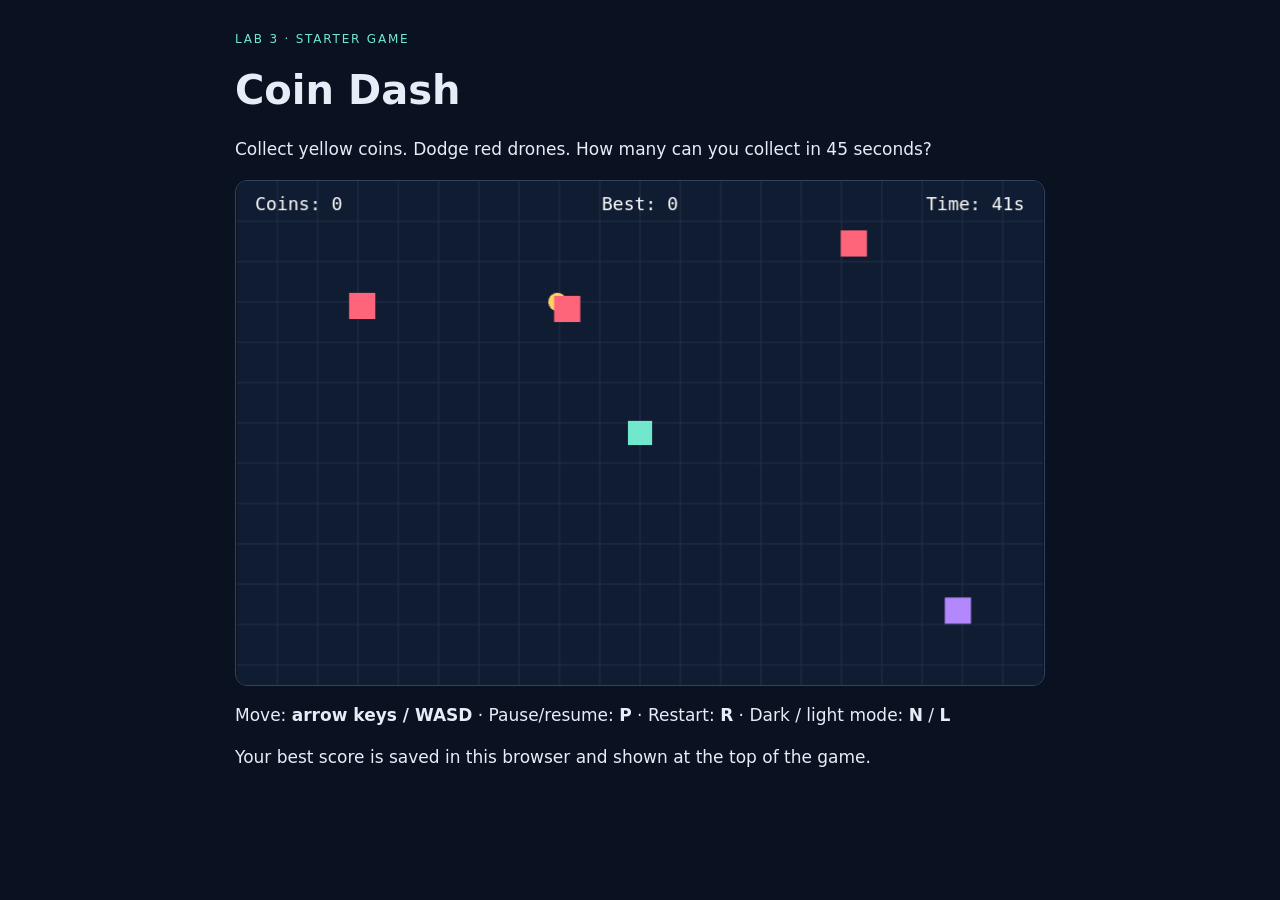
<file: index.html>
<!doctype html>
<!-- Edited by Ruth -->
<html lang="en">
<head>
<meta charset="utf-8"><meta name="viewport" content="width=device-width,initial-scale=1">
<title>Coin Dash — Lab 3 starter</title>
<link rel="stylesheet" href="style.css">
</head>
<body>
<main>
  <header><p>LAB 3 · STARTER GAME</p><h1>Coin Dash</h1>
  <p>Collect yellow coins. Dodge red drones. How many can you collect in 45 seconds?</p></header>
  <div id="game" aria-label="Coin Dash game. Move with arrow keys or WASD, pause with P."></div>
  <p>Move: <strong>arrow keys / WASD</strong> · Pause/resume: <strong>P</strong> · Restart: <strong>R</strong> · Dark / light mode: <strong>N</strong> / <strong>L</strong></p>
  <p>Your best score is saved in this browser and shown at the top of the game.</p>
</main>
<script src="vendor/phaser-3.90.0.min.js"></script>
<script src="settings.js"></script><script src="sounds.js"></script><script src="game.js"></script>
</body>
</html>
</file>
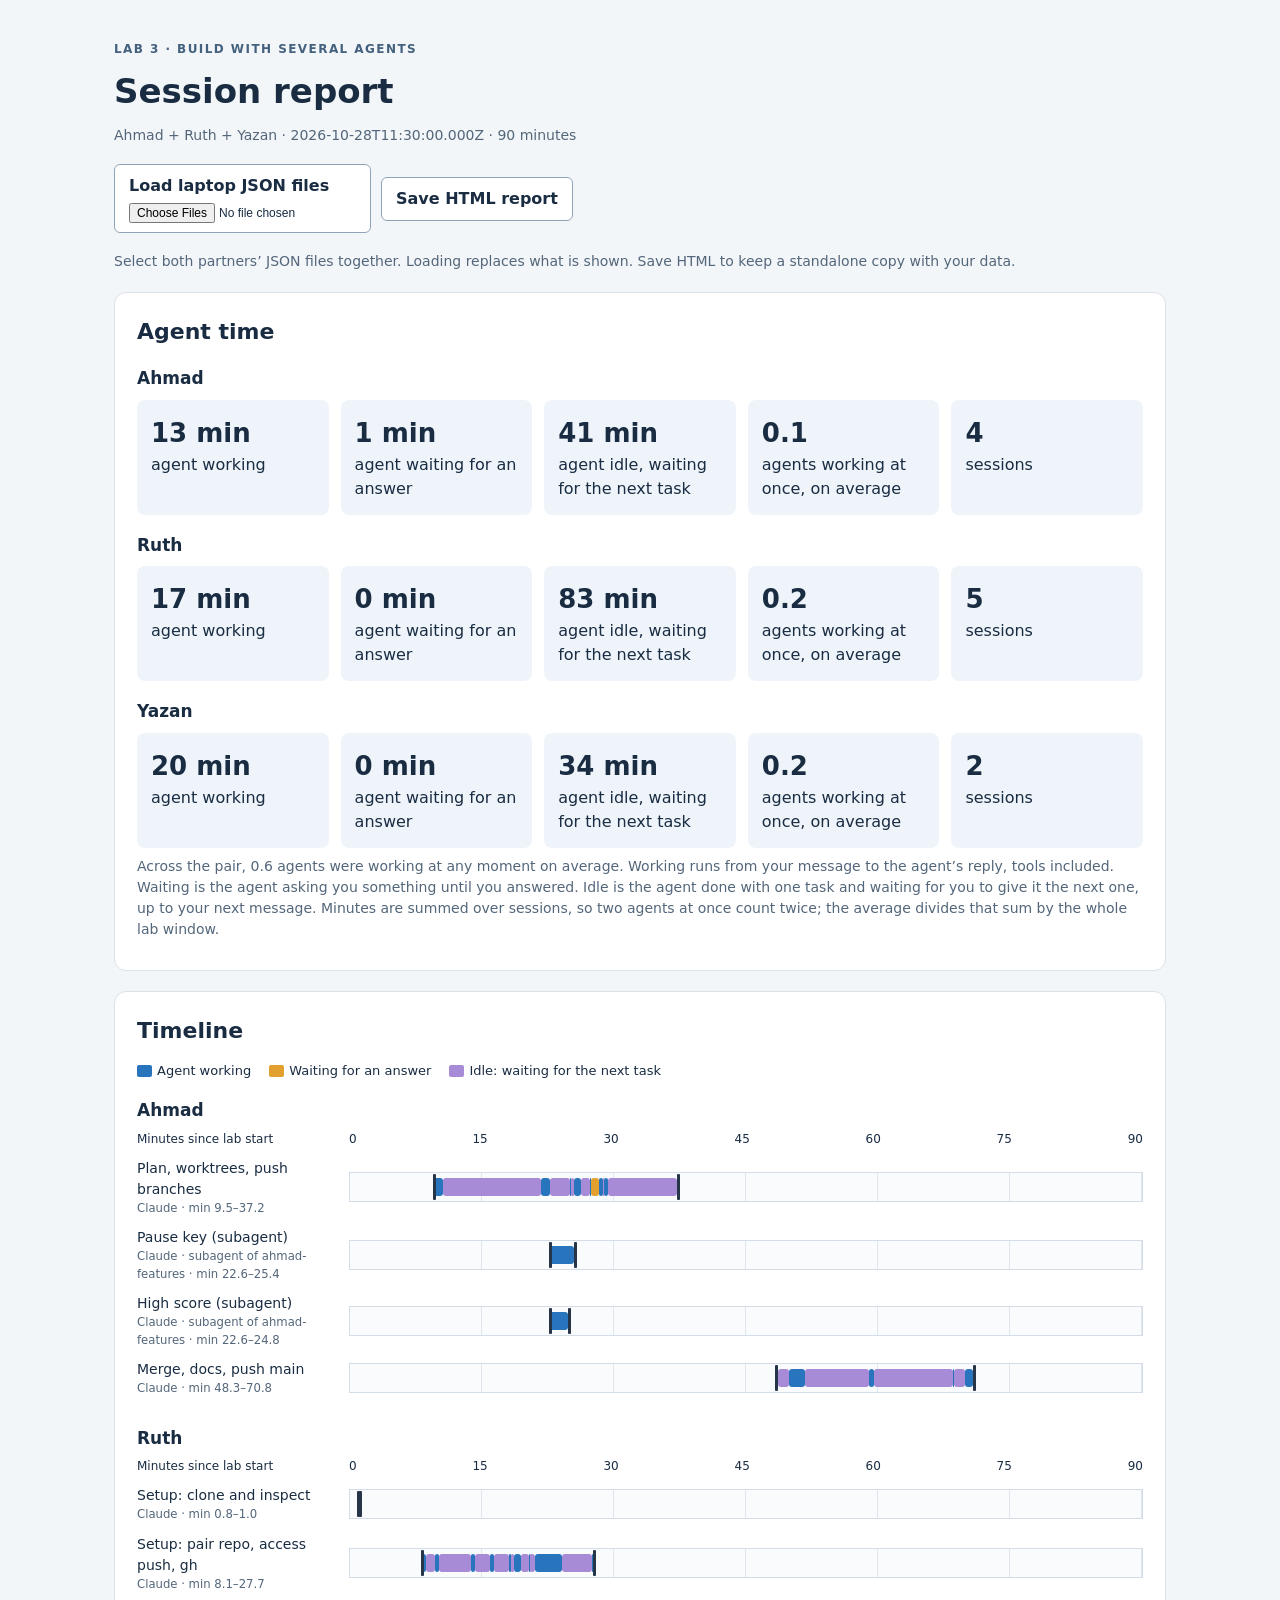
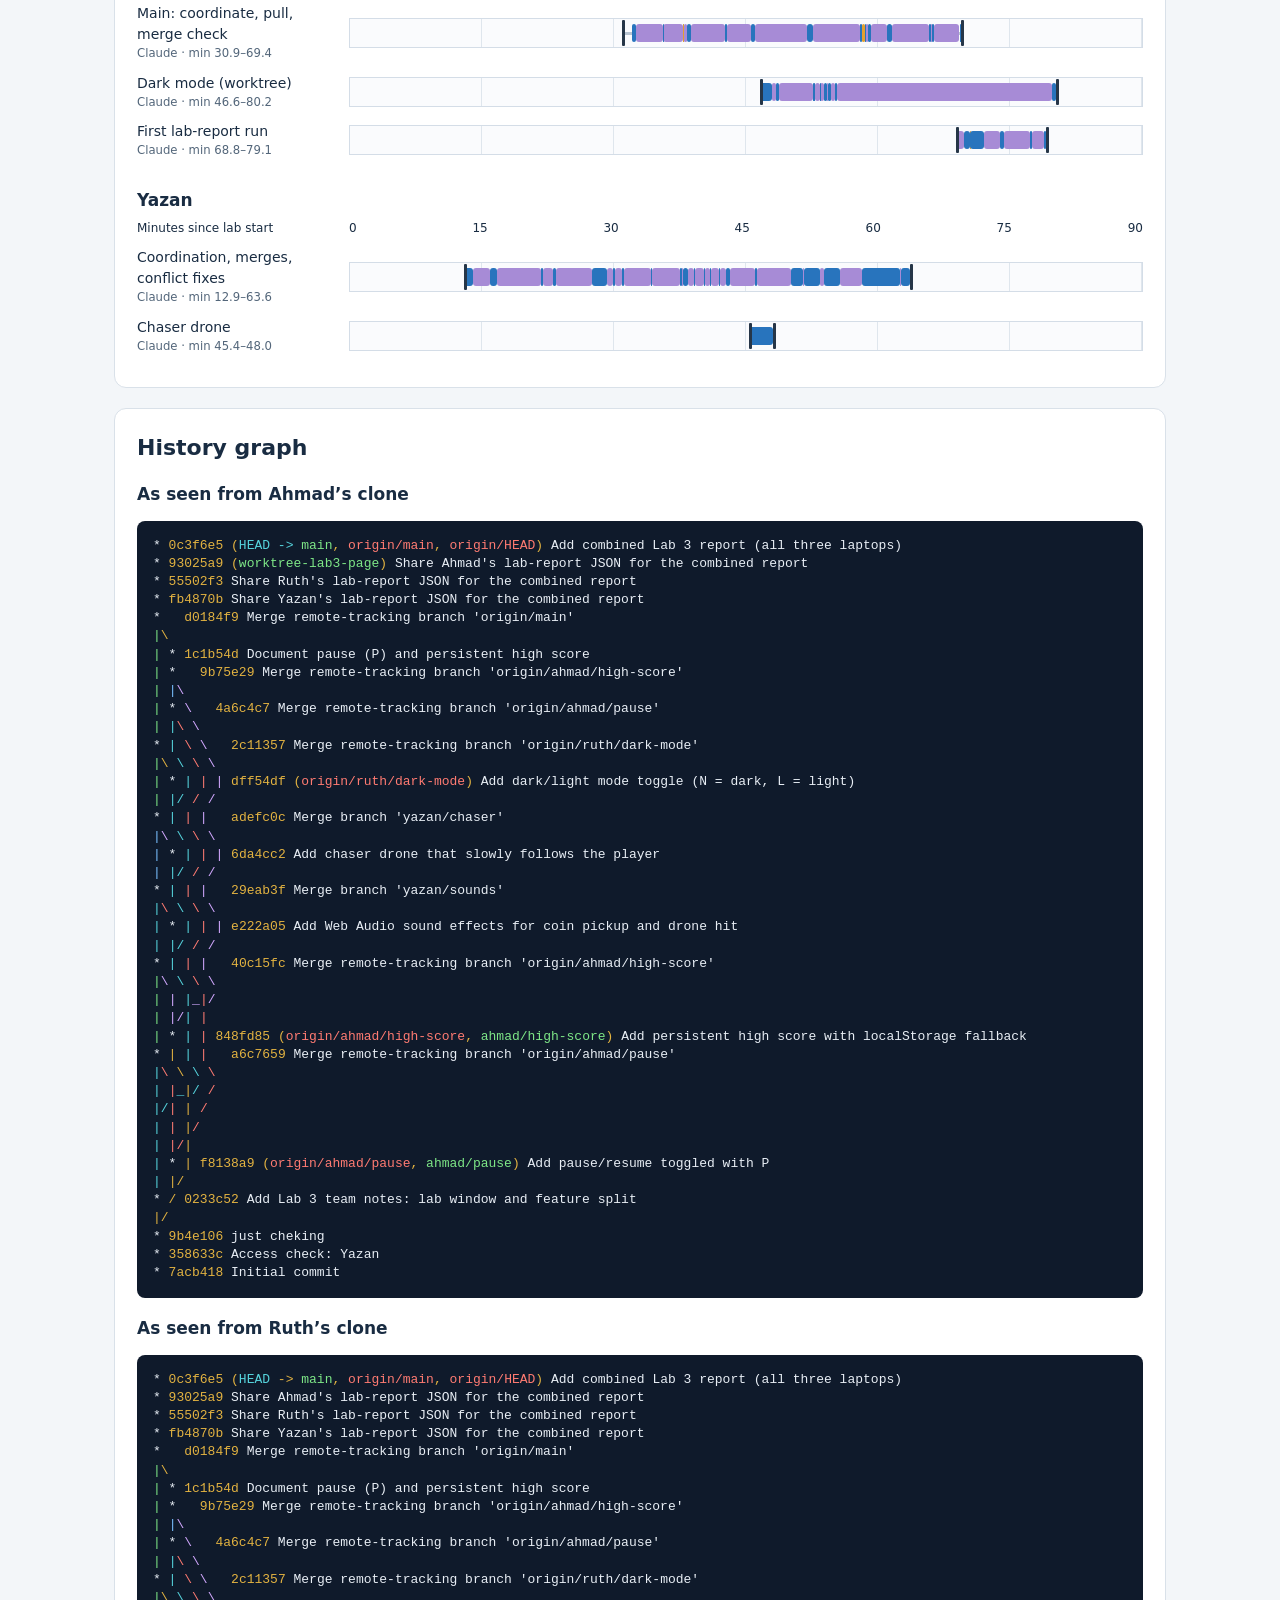
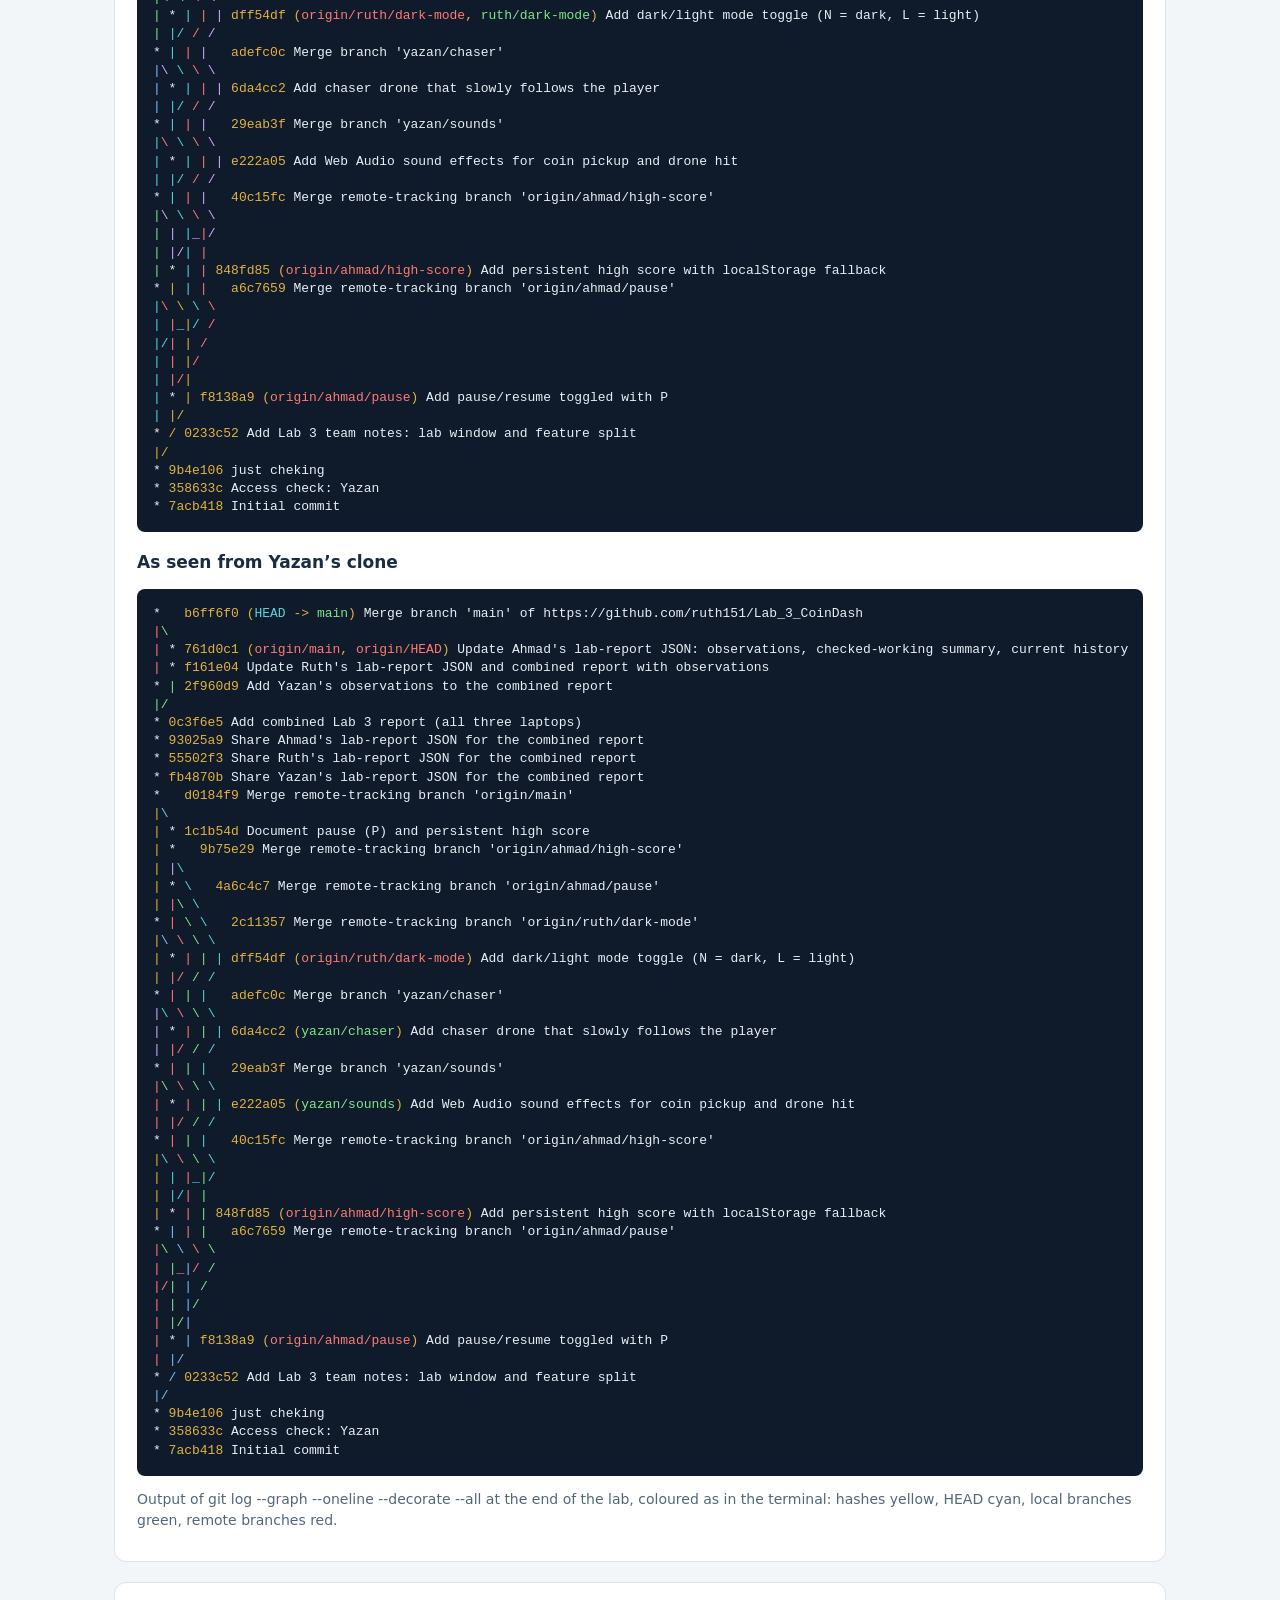
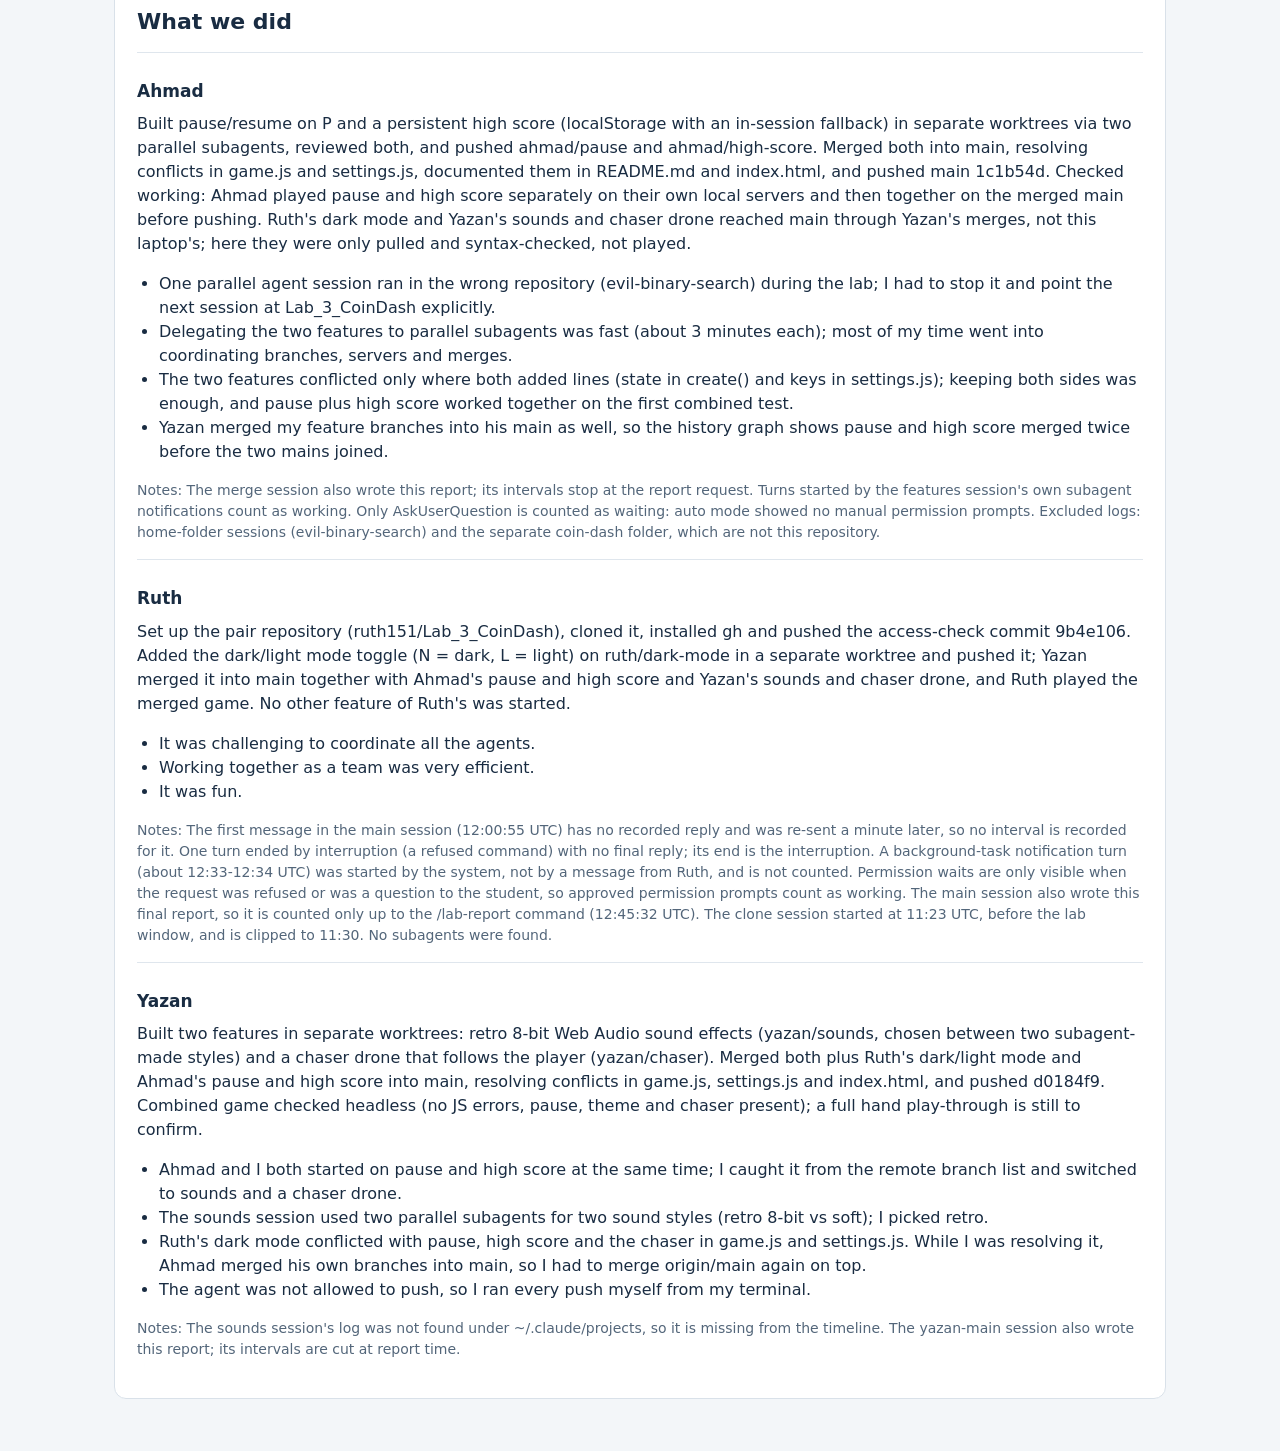
<file: shared-reports/lab3-report.html>
<!doctype html>
<html lang="en"><head>
<meta charset="utf-8"><meta name="viewport" content="width=device-width,initial-scale=1">
<title>Lab 3 — Session report</title>
<style>
:root{font-family:system-ui,sans-serif;color:#192c42;background:#f3f6f9;line-height:1.5}*{box-sizing:border-box}
body{margin:0}main{max-width:1100px;margin:auto;padding:32px 24px}h1{font-size:34px;margin:4px 0}h2{margin:0 0 14px;font-size:22px}h3{margin:18px 0 6px;font-size:17px}p{margin:8px 0}
.eyebrow{letter-spacing:.12em;font-size:12px;font-weight:700;color:#44617e}.muted{color:#53667a;font-size:14px}
section{background:white;border:1px solid #d9e1e9;border-radius:12px;padding:22px;margin:20px 0}
.controls{display:flex;gap:10px;flex-wrap:wrap;align-items:center;margin:18px 0}button,.file-label{font:inherit;font-weight:600;padding:9px 14px;border:1px solid #8fa3b8;background:white;border-radius:6px;color:#192c42;cursor:pointer}.file-label input{display:block;font-size:12px;max-width:270px;margin-top:5px}
.banner{background:#fff1c2;border-left:5px solid #b57900;padding:12px 16px}.error{color:#a2202c;font-weight:600}
.stats{display:grid;grid-template-columns:repeat(auto-fit,minmax(150px,1fr));gap:12px;margin:8px 0 4px}.stat{padding:14px;background:#eef4fa;border-radius:8px}.stat b{display:block;font-size:26px}
.legend{display:flex;gap:18px;flex-wrap:wrap;font-size:13px;margin:12px 0}.key{display:inline-block;width:15px;height:12px;margin-right:5px;vertical-align:middle;border-radius:2px}.working{background:#2874bd}.waiting{background:#e2a12f}.idle{background:#a78bd6}
.scroll{overflow-x:auto}.timeline{min-width:700px}.axis,.row{display:grid;grid-template-columns:200px 1fr;gap:12px}.axis{font-size:12px;margin-bottom:8px}.ticks{display:flex;justify-content:space-between}.row{align-items:center;margin:10px 0}
.label{font-size:14px;overflow-wrap:anywhere}.label small{display:block;color:#53667a}.track{position:relative;height:30px;border:1px solid #d4dde7;background:repeating-linear-gradient(to right,#fafbfd 0%,#fafbfd calc(16.6667% - 1px),#dfe6ed calc(16.6667% - 1px),#dfe6ed 16.6667%)}.interval{position:absolute;top:5px;height:18px;min-width:1px;border-radius:3px}
.span{position:absolute;top:13px;height:3px;background:#b8c4d1;z-index:0}.mark{position:absolute;top:1px;bottom:1px;width:3px;background:#263648;z-index:2;border-radius:1px}.interval{z-index:1}
pre{background:#0f1a2b;color:#e8eef5;padding:16px;border-radius:8px;overflow-x:auto;font-size:13px;line-height:1.4}ul{padding-left:22px}.student{border-top:1px solid #dfe6ed;padding:8px 0}
.c30{color:#8b98a8}.c31{color:#ff7b72}.c32{color:#7ee787}.c33{color:#e3b341}.c34{color:#79c0ff}.c35{color:#d2a8ff}.c36{color:#56d4dd}.c37{color:#e8eef5}.bold{font-weight:700}
@media print{.controls,#error{display:none}body{background:white}main{padding:0;max-width:none}section{break-inside:avoid;padding:12px;margin:12px 0}.scroll{overflow:visible}.timeline{min-width:0}h1{font-size:26px}pre{color:#192c42;background:#f3f6f9}}
</style>
</head>
<body><main>
<header><p class="eyebrow">LAB 3 · BUILD WITH SEVERAL AGENTS</p><h1>Session report</h1><p id="window" class="muted"></p></header>
<div class="controls"><label class="file-label">Load laptop JSON files<input id="files" type="file" accept=".json,application/json" multiple=""></label><button id="save-html">Save HTML report</button></div>
<p class="muted">Select both partners’ JSON files together. Loading replaces what is shown. Save HTML to keep a standalone copy with your data.</p>
<p id="error" class="error" role="alert"></p><div id="report"></div>
</main>
<script id="report-data" type="application/json">{"version":2,"example":false,"lab":{"start":"2026-10-28T13:30:00+02:00","end":"2026-10-28T15:00:00+02:00"},"laptops":[{"id":"ahmad-laptop","student":"Ahmad","summary":"Built pause/resume on P and a persistent high score (localStorage with an in-session fallback) in separate worktrees via two parallel subagents, reviewed both, and pushed ahmad/pause and ahmad/high-score. Merged both into main, resolving conflicts in game.js and settings.js, documented them in README.md and index.html, and pushed main 1c1b54d. Checked working: Ahmad played pause and high score separately on their own local servers and then together on the merged main before pushing. Ruth's dark mode and Yazan's sounds and chaser drone reached main through Yazan's merges, not this laptop's; here they were only pulled and syntax-checked, not played.","observations":["One parallel agent session ran in the wrong repository (evil-binary-search) during the lab; I had to stop it and point the next session at Lab_3_CoinDash explicitly.","Delegating the two features to parallel subagents was fast (about 3 minutes each); most of my time went into coordinating branches, servers and merges.","The two features conflicted only where both added lines (state in create() and keys in settings.js); keeping both sides was enough, and pause plus high score worked together on the first combined test.","Yazan merged my feature branches into his main as well, so the history graph shows pause and high score merged twice before the two mains joined."],"notes":"The merge session also wrote this report; its intervals stop at the report request. Turns started by the features session's own subagent notifications count as working. Only AskUserQuestion is counted as waiting: auto mode showed no manual permission prompts. Excluded logs: home-folder sessions (evil-binary-search) and the separate coin-dash folder, which are not this repository.","history":"* \u001b[33m0c3f6e5\u001b[m\u001b[33m (\u001b[m\u001b[1;36mHEAD -> \u001b[m\u001b[1;32mmain\u001b[m\u001b[33m, \u001b[m\u001b[1;31morigin/main\u001b[m\u001b[33m, \u001b[m\u001b[1;31morigin/HEAD\u001b[m\u001b[33m)\u001b[m Add combined Lab 3 report (all three laptops)\n* \u001b[33m93025a9\u001b[m\u001b[33m (\u001b[m\u001b[1;32mworktree-lab3-page\u001b[m\u001b[33m)\u001b[m Share Ahmad's lab-report JSON for the combined report\n* \u001b[33m55502f3\u001b[m Share Ruth's lab-report JSON for the combined report\n* \u001b[33mfb4870b\u001b[m Share Yazan's lab-report JSON for the combined report\n*   \u001b[33md0184f9\u001b[m Merge remote-tracking branch 'origin/main'\n\u001b[32m|\u001b[m\u001b[33m\\\u001b[m  \n\u001b[32m|\u001b[m * \u001b[33m1c1b54d\u001b[m Document pause (P) and persistent high score\n\u001b[32m|\u001b[m *   \u001b[33m9b75e29\u001b[m Merge remote-tracking branch 'origin/ahmad/high-score'\n\u001b[32m|\u001b[m \u001b[34m|\u001b[m\u001b[35m\\\u001b[m  \n\u001b[32m|\u001b[m * \u001b[35m\\\u001b[m   \u001b[33m4a6c4c7\u001b[m Merge remote-tracking branch 'origin/ahmad/pause'\n\u001b[32m|\u001b[m \u001b[36m|\u001b[m\u001b[1;31m\\\u001b[m \u001b[35m\\\u001b[m  \n* \u001b[36m|\u001b[m \u001b[1;31m\\\u001b[m \u001b[35m\\\u001b[m   \u001b[33m2c11357\u001b[m Merge remote-tracking branch 'origin/ruth/dark-mode'\n\u001b[1;32m|\u001b[m\u001b[1;33m\\\u001b[m \u001b[36m\\\u001b[m \u001b[1;31m\\\u001b[m \u001b[35m\\\u001b[m  \n\u001b[1;32m|\u001b[m * \u001b[36m|\u001b[m \u001b[1;31m|\u001b[m \u001b[35m|\u001b[m \u001b[33mdff54df\u001b[m\u001b[33m (\u001b[m\u001b[1;31morigin/ruth/dark-mode\u001b[m\u001b[33m)\u001b[m Add dark/light mode toggle (N = dark, L = light)\n\u001b[1;32m|\u001b[m \u001b[36m|\u001b[m\u001b[36m/\u001b[m \u001b[1;31m/\u001b[m \u001b[35m/\u001b[m  \n* \u001b[36m|\u001b[m \u001b[1;31m|\u001b[m \u001b[35m|\u001b[m   \u001b[33madefc0c\u001b[m Merge branch 'yazan/chaser'\n\u001b[1;34m|\u001b[m\u001b[1;35m\\\u001b[m \u001b[36m\\\u001b[m \u001b[1;31m\\\u001b[m \u001b[35m\\\u001b[m  \n\u001b[1;34m|\u001b[m * \u001b[36m|\u001b[m \u001b[1;31m|\u001b[m \u001b[35m|\u001b[m \u001b[33m6da4cc2\u001b[m Add chaser drone that slowly follows the player\n\u001b[1;34m|\u001b[m \u001b[36m|\u001b[m\u001b[36m/\u001b[m \u001b[1;31m/\u001b[m \u001b[35m/\u001b[m  \n* \u001b[36m|\u001b[m \u001b[1;31m|\u001b[m \u001b[35m|\u001b[m   \u001b[33m29eab3f\u001b[m Merge branch 'yazan/sounds'\n\u001b[1;36m|\u001b[m\u001b[31m\\\u001b[m \u001b[36m\\\u001b[m \u001b[1;31m\\\u001b[m \u001b[35m\\\u001b[m  \n\u001b[1;36m|\u001b[m * \u001b[36m|\u001b[m \u001b[1;31m|\u001b[m \u001b[35m|\u001b[m \u001b[33me222a05\u001b[m Add Web Audio sound effects for coin pickup and drone hit\n\u001b[1;36m|\u001b[m \u001b[36m|\u001b[m\u001b[36m/\u001b[m \u001b[1;31m/\u001b[m \u001b[35m/\u001b[m  \n* \u001b[36m|\u001b[m \u001b[1;31m|\u001b[m \u001b[35m|\u001b[m   \u001b[33m40c15fc\u001b[m Merge remote-tracking branch 'origin/ahmad/high-score'\n\u001b[32m|\u001b[m\u001b[35m\\\u001b[m \u001b[36m\\\u001b[m \u001b[1;31m\\\u001b[m \u001b[35m\\\u001b[m  \n\u001b[32m|\u001b[m \u001b[35m|\u001b[m \u001b[36m|\u001b[m\u001b[35m_\u001b[m\u001b[1;31m|\u001b[m\u001b[35m/\u001b[m  \n\u001b[32m|\u001b[m \u001b[35m|\u001b[m\u001b[35m/\u001b[m\u001b[36m|\u001b[m \u001b[1;31m|\u001b[m   \n\u001b[32m|\u001b[m * \u001b[36m|\u001b[m \u001b[1;31m|\u001b[m \u001b[33m848fd85\u001b[m\u001b[33m (\u001b[m\u001b[1;31morigin/ahmad/high-score\u001b[m\u001b[33m, \u001b[m\u001b[1;32mahmad/high-score\u001b[m\u001b[33m)\u001b[m Add persistent high score with localStorage fallback\n* \u001b[33m|\u001b[m \u001b[36m|\u001b[m \u001b[1;31m|\u001b[m   \u001b[33ma6c7659\u001b[m Merge remote-tracking branch 'origin/ahmad/pause'\n\u001b[36m|\u001b[m\u001b[1;31m\\\u001b[m \u001b[33m\\\u001b[m \u001b[36m\\\u001b[m \u001b[1;31m\\\u001b[m  \n\u001b[36m|\u001b[m \u001b[1;31m|\u001b[m\u001b[36m_\u001b[m\u001b[33m|\u001b[m\u001b[36m/\u001b[m \u001b[1;31m/\u001b[m  \n\u001b[36m|\u001b[m\u001b[36m/\u001b[m\u001b[1;31m|\u001b[m \u001b[33m|\u001b[m \u001b[1;31m/\u001b[m   \n\u001b[36m|\u001b[m \u001b[1;31m|\u001b[m \u001b[33m|\u001b[m\u001b[1;31m/\u001b[m    \n\u001b[36m|\u001b[m \u001b[1;31m|\u001b[m\u001b[1;31m/\u001b[m\u001b[33m|\u001b[m     \n\u001b[36m|\u001b[m * \u001b[33m|\u001b[m \u001b[33mf8138a9\u001b[m\u001b[33m (\u001b[m\u001b[1;31morigin/ahmad/pause\u001b[m\u001b[33m, \u001b[m\u001b[1;32mahmad/pause\u001b[m\u001b[33m)\u001b[m Add pause/resume toggled with P\n\u001b[36m|\u001b[m \u001b[33m|\u001b[m\u001b[33m/\u001b[m  \n* \u001b[33m/\u001b[m \u001b[33m0233c52\u001b[m Add Lab 3 team notes: lab window and feature split\n\u001b[33m|\u001b[m\u001b[33m/\u001b[m  \n* \u001b[33m9b4e106\u001b[m just cheking\n* \u001b[33m358633c\u001b[m Access check: Yazan\n* \u001b[33m7acb418\u001b[m Initial commit\n","sessions":[{"id":"ahmad-features","label":"Plan, worktrees, push branches","tool":"Claude","parent":null,"start":"2026-10-28T11:39:29Z","end":"2026-10-28T12:07:12Z","intervals":[{"start":"2026-10-28T11:39:29Z","end":"2026-10-28T11:40:31Z","state":"working"},{"start":"2026-10-28T11:51:40Z","end":"2026-10-28T11:52:42Z","state":"working"},{"start":"2026-10-28T11:54:59Z","end":"2026-10-28T11:55:09Z","state":"working"},{"start":"2026-10-28T11:55:25Z","end":"2026-10-28T11:56:13Z","state":"working"},{"start":"2026-10-28T11:57:13Z","end":"2026-10-28T11:57:22Z","state":"working"},{"start":"2026-10-28T11:57:22Z","end":"2026-10-28T11:58:20Z","state":"waiting"},{"start":"2026-10-28T11:58:20Z","end":"2026-10-28T11:58:42Z","state":"working"},{"start":"2026-10-28T11:58:51Z","end":"2026-10-28T11:59:17Z","state":"working"},{"start":"2026-10-28T12:07:07Z","end":"2026-10-28T12:07:12Z","state":"working"}]},{"id":"ahmad-pause","label":"Pause key (subagent)","tool":"Claude","parent":"ahmad-features","start":"2026-10-28T11:52:37Z","end":"2026-10-28T11:55:24Z","intervals":[{"start":"2026-10-28T11:52:37Z","end":"2026-10-28T11:55:24Z","state":"working"}]},{"id":"ahmad-high-score","label":"High score (subagent)","tool":"Claude","parent":"ahmad-features","start":"2026-10-28T11:52:37Z","end":"2026-10-28T11:54:47Z","intervals":[{"start":"2026-10-28T11:52:37Z","end":"2026-10-28T11:54:47Z","state":"working"}]},{"id":"ahmad-merge","label":"Merge, docs, push main","tool":"Claude","parent":null,"start":"2026-10-28T12:18:15Z","end":"2026-10-28T12:40:45Z","intervals":[{"start":"2026-10-28T12:18:15Z","end":"2026-10-28T12:18:40Z","state":"working"},{"start":"2026-10-28T12:19:50Z","end":"2026-10-28T12:21:41Z","state":"working"},{"start":"2026-10-28T12:29:00Z","end":"2026-10-28T12:29:31Z","state":"working"},{"start":"2026-10-28T12:38:30Z","end":"2026-10-28T12:38:37Z","state":"working"},{"start":"2026-10-28T12:39:56Z","end":"2026-10-28T12:40:45Z","state":"working"}]}]},{"id":"ruth-laptop","student":"Ruth","summary":"Set up the pair repository (ruth151/Lab_3_CoinDash), cloned it, installed gh and pushed the access-check commit 9b4e106. Added the dark/light mode toggle (N = dark, L = light) on ruth/dark-mode in a separate worktree and pushed it; Yazan merged it into main together with Ahmad's pause and high score and Yazan's sounds and chaser drone, and Ruth played the merged game. No other feature of Ruth's was started.","observations":["It was challenging to coordinate all the agents.","Working together as a team was very efficient.","It was fun."],"notes":"The first message in the main session (12:00:55 UTC) has no recorded reply and was re-sent a minute later, so no interval is recorded for it. One turn ended by interruption (a refused command) with no final reply; its end is the interruption. A background-task notification turn (about 12:33-12:34 UTC) was started by the system, not by a message from Ruth, and is not counted. Permission waits are only visible when the request was refused or was a question to the student, so approved permission prompts count as working. The main session also wrote this final report, so it is counted only up to the /lab-report command (12:45:32 UTC). The clone session started at 11:23 UTC, before the lab window, and is clipped to 11:30. No subagents were found.","history":"* \u001b[33m0c3f6e5\u001b[m\u001b[33m (\u001b[m\u001b[1;36mHEAD\u001b[m\u001b[33m -> \u001b[m\u001b[1;32mmain\u001b[m\u001b[33m, \u001b[m\u001b[1;31morigin/main\u001b[m\u001b[33m, \u001b[m\u001b[1;31morigin/HEAD\u001b[m\u001b[33m)\u001b[m Add combined Lab 3 report (all three laptops)\n* \u001b[33m93025a9\u001b[m Share Ahmad's lab-report JSON for the combined report\n* \u001b[33m55502f3\u001b[m Share Ruth's lab-report JSON for the combined report\n* \u001b[33mfb4870b\u001b[m Share Yazan's lab-report JSON for the combined report\n*   \u001b[33md0184f9\u001b[m Merge remote-tracking branch 'origin/main'\n\u001b[32m|\u001b[m\u001b[33m\\\u001b[m  \n\u001b[32m|\u001b[m * \u001b[33m1c1b54d\u001b[m Document pause (P) and persistent high score\n\u001b[32m|\u001b[m *   \u001b[33m9b75e29\u001b[m Merge remote-tracking branch 'origin/ahmad/high-score'\n\u001b[32m|\u001b[m \u001b[34m|\u001b[m\u001b[35m\\\u001b[m  \n\u001b[32m|\u001b[m * \u001b[35m\\\u001b[m   \u001b[33m4a6c4c7\u001b[m Merge remote-tracking branch 'origin/ahmad/pause'\n\u001b[32m|\u001b[m \u001b[36m|\u001b[m\u001b[1;31m\\\u001b[m \u001b[35m\\\u001b[m  \n* \u001b[36m|\u001b[m \u001b[1;31m\\\u001b[m \u001b[35m\\\u001b[m   \u001b[33m2c11357\u001b[m Merge remote-tracking branch 'origin/ruth/dark-mode'\n\u001b[1;32m|\u001b[m\u001b[1;33m\\\u001b[m \u001b[36m\\\u001b[m \u001b[1;31m\\\u001b[m \u001b[35m\\\u001b[m  \n\u001b[1;32m|\u001b[m * \u001b[36m|\u001b[m \u001b[1;31m|\u001b[m \u001b[35m|\u001b[m \u001b[33mdff54df\u001b[m\u001b[33m (\u001b[m\u001b[1;31morigin/ruth/dark-mode\u001b[m\u001b[33m, \u001b[m\u001b[1;32mruth/dark-mode\u001b[m\u001b[33m)\u001b[m Add dark/light mode toggle (N = dark, L = light)\n\u001b[1;32m|\u001b[m \u001b[36m|\u001b[m\u001b[36m/\u001b[m \u001b[1;31m/\u001b[m \u001b[35m/\u001b[m  \n* \u001b[36m|\u001b[m \u001b[1;31m|\u001b[m \u001b[35m|\u001b[m   \u001b[33madefc0c\u001b[m Merge branch 'yazan/chaser'\n\u001b[1;34m|\u001b[m\u001b[1;35m\\\u001b[m \u001b[36m\\\u001b[m \u001b[1;31m\\\u001b[m \u001b[35m\\\u001b[m  \n\u001b[1;34m|\u001b[m * \u001b[36m|\u001b[m \u001b[1;31m|\u001b[m \u001b[35m|\u001b[m \u001b[33m6da4cc2\u001b[m Add chaser drone that slowly follows the player\n\u001b[1;34m|\u001b[m \u001b[36m|\u001b[m\u001b[36m/\u001b[m \u001b[1;31m/\u001b[m \u001b[35m/\u001b[m  \n* \u001b[36m|\u001b[m \u001b[1;31m|\u001b[m \u001b[35m|\u001b[m   \u001b[33m29eab3f\u001b[m Merge branch 'yazan/sounds'\n\u001b[1;36m|\u001b[m\u001b[31m\\\u001b[m \u001b[36m\\\u001b[m \u001b[1;31m\\\u001b[m \u001b[35m\\\u001b[m  \n\u001b[1;36m|\u001b[m * \u001b[36m|\u001b[m \u001b[1;31m|\u001b[m \u001b[35m|\u001b[m \u001b[33me222a05\u001b[m Add Web Audio sound effects for coin pickup and drone hit\n\u001b[1;36m|\u001b[m \u001b[36m|\u001b[m\u001b[36m/\u001b[m \u001b[1;31m/\u001b[m \u001b[35m/\u001b[m  \n* \u001b[36m|\u001b[m \u001b[1;31m|\u001b[m \u001b[35m|\u001b[m   \u001b[33m40c15fc\u001b[m Merge remote-tracking branch 'origin/ahmad/high-score'\n\u001b[32m|\u001b[m\u001b[35m\\\u001b[m \u001b[36m\\\u001b[m \u001b[1;31m\\\u001b[m \u001b[35m\\\u001b[m  \n\u001b[32m|\u001b[m \u001b[35m|\u001b[m \u001b[36m|\u001b[m\u001b[35m_\u001b[m\u001b[1;31m|\u001b[m\u001b[35m/\u001b[m  \n\u001b[32m|\u001b[m \u001b[35m|\u001b[m\u001b[35m/\u001b[m\u001b[36m|\u001b[m \u001b[1;31m|\u001b[m   \n\u001b[32m|\u001b[m * \u001b[36m|\u001b[m \u001b[1;31m|\u001b[m \u001b[33m848fd85\u001b[m\u001b[33m (\u001b[m\u001b[1;31morigin/ahmad/high-score\u001b[m\u001b[33m)\u001b[m Add persistent high score with localStorage fallback\n* \u001b[33m|\u001b[m \u001b[36m|\u001b[m \u001b[1;31m|\u001b[m   \u001b[33ma6c7659\u001b[m Merge remote-tracking branch 'origin/ahmad/pause'\n\u001b[36m|\u001b[m\u001b[1;31m\\\u001b[m \u001b[33m\\\u001b[m \u001b[36m\\\u001b[m \u001b[1;31m\\\u001b[m  \n\u001b[36m|\u001b[m \u001b[1;31m|\u001b[m\u001b[36m_\u001b[m\u001b[33m|\u001b[m\u001b[36m/\u001b[m \u001b[1;31m/\u001b[m  \n\u001b[36m|\u001b[m\u001b[36m/\u001b[m\u001b[1;31m|\u001b[m \u001b[33m|\u001b[m \u001b[1;31m/\u001b[m   \n\u001b[36m|\u001b[m \u001b[1;31m|\u001b[m \u001b[33m|\u001b[m\u001b[1;31m/\u001b[m    \n\u001b[36m|\u001b[m \u001b[1;31m|\u001b[m\u001b[1;31m/\u001b[m\u001b[33m|\u001b[m     \n\u001b[36m|\u001b[m * \u001b[33m|\u001b[m \u001b[33mf8138a9\u001b[m\u001b[33m (\u001b[m\u001b[1;31morigin/ahmad/pause\u001b[m\u001b[33m)\u001b[m Add pause/resume toggled with P\n\u001b[36m|\u001b[m \u001b[33m|\u001b[m\u001b[33m/\u001b[m  \n* \u001b[33m/\u001b[m \u001b[33m0233c52\u001b[m Add Lab 3 team notes: lab window and feature split\n\u001b[33m|\u001b[m\u001b[33m/\u001b[m  \n* \u001b[33m9b4e106\u001b[m just cheking\n* \u001b[33m358633c\u001b[m Access check: Yazan\n* \u001b[33m7acb418\u001b[m Initial commit","sessions":[{"id":"ruth-clone","label":"Setup: clone and inspect","tool":"Claude","parent":null,"start":"2026-10-28T11:30:48.215Z","end":"2026-10-28T11:30:58.060Z","intervals":[{"start":"2026-10-28T11:30:48.215Z","end":"2026-10-28T11:30:58.060Z","state":"working"}]},{"id":"ruth-setup","label":"Setup: pair repo, access push, gh","tool":"Claude","parent":null,"start":"2026-10-28T11:38:04.478Z","end":"2026-10-28T11:57:39.810Z","intervals":[{"start":"2026-10-28T11:38:04.478Z","end":"2026-10-28T11:38:40.369Z","state":"working"},{"start":"2026-10-28T11:39:41.587Z","end":"2026-10-28T11:40:03.724Z","state":"working"},{"start":"2026-10-28T11:43:47.909Z","end":"2026-10-28T11:44:11.448Z","state":"working"},{"start":"2026-10-28T11:45:54.500Z","end":"2026-10-28T11:46:24.351Z","state":"working"},{"start":"2026-10-28T11:48:02.378Z","end":"2026-10-28T11:48:18.406Z","state":"working"},{"start":"2026-10-28T11:48:39.974Z","end":"2026-10-28T11:49:29.153Z","state":"working"},{"start":"2026-10-28T11:50:20.633Z","end":"2026-10-28T11:50:22.783Z","state":"working"},{"start":"2026-10-28T11:51:04.770Z","end":"2026-10-28T11:54:08.428Z","state":"working"},{"start":"2026-10-28T11:57:28.368Z","end":"2026-10-28T11:57:39.810Z","state":"working"}]},{"id":"ruth-main","label":"Main: coordinate, pull, merge check","tool":"Claude","parent":null,"start":"2026-10-28T12:00:55.252Z","end":"2026-10-28T12:39:25.100Z","intervals":[{"start":"2026-10-28T12:02:01.939Z","end":"2026-10-28T12:02:29.130Z","state":"working"},{"start":"2026-10-28T12:05:31.451Z","end":"2026-10-28T12:05:36.877Z","state":"working"},{"start":"2026-10-28T12:07:50.120Z","end":"2026-10-28T12:07:53.645Z","state":"working"},{"start":"2026-10-28T12:07:53.645Z","end":"2026-10-28T12:07:59.855Z","state":"waiting"},{"start":"2026-10-28T12:08:15.606Z","end":"2026-10-28T12:08:42.001Z","state":"working"},{"start":"2026-10-28T12:12:39.446Z","end":"2026-10-28T12:12:51.980Z","state":"working"},{"start":"2026-10-28T12:15:36.263Z","end":"2026-10-28T12:16:01.370Z","state":"working"},{"start":"2026-10-28T12:21:52.990Z","end":"2026-10-28T12:22:35.912Z","state":"working"},{"start":"2026-10-28T12:27:56.554Z","end":"2026-10-28T12:28:11.188Z","state":"working"},{"start":"2026-10-28T12:28:11.188Z","end":"2026-10-28T12:28:31.103Z","state":"waiting"},{"start":"2026-10-28T12:28:31.103Z","end":"2026-10-28T12:28:38.813Z","state":"working"},{"start":"2026-10-28T12:28:53.870Z","end":"2026-10-28T12:29:12.981Z","state":"working"},{"start":"2026-10-28T12:31:00.604Z","end":"2026-10-28T12:31:36.085Z","state":"working"},{"start":"2026-10-28T12:35:45.050Z","end":"2026-10-28T12:36:00.419Z","state":"working"},{"start":"2026-10-28T12:36:09.433Z","end":"2026-10-28T12:36:23.182Z","state":"working"},{"start":"2026-10-28T12:39:15.713Z","end":"2026-10-28T12:39:25.100Z","state":"working"}]},{"id":"ruth-dark-mode","label":"Dark mode (worktree)","tool":"Claude","parent":null,"start":"2026-10-28T12:16:35.436Z","end":"2026-10-28T12:50:12.144Z","intervals":[{"start":"2026-10-28T12:16:35.436Z","end":"2026-10-28T12:17:59.548Z","state":"working"},{"start":"2026-10-28T12:18:27.030Z","end":"2026-10-28T12:18:48.003Z","state":"working"},{"start":"2026-10-28T12:22:33.550Z","end":"2026-10-28T12:22:40.849Z","state":"working"},{"start":"2026-10-28T12:22:46.464Z","end":"2026-10-28T12:22:53.646Z","state":"working"},{"start":"2026-10-28T12:23:23.437Z","end":"2026-10-28T12:23:27.056Z","state":"working"},{"start":"2026-10-28T12:23:50.552Z","end":"2026-10-28T12:24:11.069Z","state":"working"},{"start":"2026-10-28T12:24:20.476Z","end":"2026-10-28T12:24:40.257Z","state":"working"},{"start":"2026-10-28T12:25:04.290Z","end":"2026-10-28T12:25:22.075Z","state":"working"},{"start":"2026-10-28T12:49:48.759Z","end":"2026-10-28T12:50:12.144Z","state":"working"}]},{"id":"ruth-report-draft","label":"First lab-report run","tool":"Claude","parent":null,"start":"2026-10-28T12:38:49.160Z","end":"2026-10-28T12:49:03.467Z","intervals":[{"start":"2026-10-28T12:38:49.160Z","end":"2026-10-28T12:38:52.527Z","state":"working"},{"start":"2026-10-28T12:38:52.527Z","end":"2026-10-28T12:38:53.108Z","state":"waiting"},{"start":"2026-10-28T12:39:43.335Z","end":"2026-10-28T12:40:28.461Z","state":"working"},{"start":"2026-10-28T12:40:28.461Z","end":"2026-10-28T12:40:29.605Z","state":"waiting"},{"start":"2026-10-28T12:40:29.605Z","end":"2026-10-28T12:42:00.426Z","state":"working"},{"start":"2026-10-28T12:43:49.430Z","end":"2026-10-28T12:44:21.969Z","state":"working"},{"start":"2026-10-28T12:47:16.996Z","end":"2026-10-28T12:47:29.300Z","state":"working"},{"start":"2026-10-28T12:48:49.236Z","end":"2026-10-28T12:49:03.467Z","state":"working"}]}]},{"id":"yazan-laptop","student":"Yazan","summary":"Built two features in separate worktrees: retro 8-bit Web Audio sound effects (yazan/sounds, chosen between two subagent-made styles) and a chaser drone that follows the player (yazan/chaser). Merged both plus Ruth's dark/light mode and Ahmad's pause and high score into main, resolving conflicts in game.js, settings.js and index.html, and pushed d0184f9. Combined game checked headless (no JS errors, pause, theme and chaser present); a full hand play-through is still to confirm.","observations":["Ahmad and I both started on pause and high score at the same time; I caught it from the remote branch list and switched to sounds and a chaser drone.","The sounds session used two parallel subagents for two sound styles (retro 8-bit vs soft); I picked retro.","Ruth's dark mode conflicted with pause, high score and the chaser in game.js and settings.js. While I was resolving it, Ahmad merged his own branches into main, so I had to merge origin/main again on top.","The agent was not allowed to push, so I ran every push myself from my terminal."],"notes":"The sounds session's log was not found under ~/.claude/projects, so it is missing from the timeline. The yazan-main session also wrote this report; its intervals are cut at report time.","history":"*   \u001b[33mb6ff6f0\u001b[m\u001b[33m (\u001b[m\u001b[1;36mHEAD\u001b[m\u001b[33m -> \u001b[m\u001b[1;32mmain\u001b[m\u001b[33m)\u001b[m Merge branch 'main' of https://github.com/ruth151/Lab_3_CoinDash\n\u001b[31m|\u001b[m\u001b[32m\\\u001b[m  \n\u001b[31m|\u001b[m * \u001b[33m761d0c1\u001b[m\u001b[33m (\u001b[m\u001b[1;31morigin/main\u001b[m\u001b[33m, \u001b[m\u001b[1;31morigin/HEAD\u001b[m\u001b[33m)\u001b[m Update Ahmad's lab-report JSON: observations, checked-working summary, current history\n\u001b[31m|\u001b[m * \u001b[33mf161e04\u001b[m Update Ruth's lab-report JSON and combined report with observations\n* \u001b[32m|\u001b[m \u001b[33m2f960d9\u001b[m Add Yazan's observations to the combined report\n\u001b[32m|\u001b[m\u001b[32m/\u001b[m  \n* \u001b[33m0c3f6e5\u001b[m Add combined Lab 3 report (all three laptops)\n* \u001b[33m93025a9\u001b[m Share Ahmad's lab-report JSON for the combined report\n* \u001b[33m55502f3\u001b[m Share Ruth's lab-report JSON for the combined report\n* \u001b[33mfb4870b\u001b[m Share Yazan's lab-report JSON for the combined report\n*   \u001b[33md0184f9\u001b[m Merge remote-tracking branch 'origin/main'\n\u001b[33m|\u001b[m\u001b[34m\\\u001b[m  \n\u001b[33m|\u001b[m * \u001b[33m1c1b54d\u001b[m Document pause (P) and persistent high score\n\u001b[33m|\u001b[m *   \u001b[33m9b75e29\u001b[m Merge remote-tracking branch 'origin/ahmad/high-score'\n\u001b[33m|\u001b[m \u001b[35m|\u001b[m\u001b[36m\\\u001b[m  \n\u001b[33m|\u001b[m * \u001b[36m\\\u001b[m   \u001b[33m4a6c4c7\u001b[m Merge remote-tracking branch 'origin/ahmad/pause'\n\u001b[33m|\u001b[m \u001b[1;31m|\u001b[m\u001b[1;32m\\\u001b[m \u001b[36m\\\u001b[m  \n* \u001b[1;31m|\u001b[m \u001b[1;32m\\\u001b[m \u001b[36m\\\u001b[m   \u001b[33m2c11357\u001b[m Merge remote-tracking branch 'origin/ruth/dark-mode'\n\u001b[1;33m|\u001b[m\u001b[1;34m\\\u001b[m \u001b[1;31m\\\u001b[m \u001b[1;32m\\\u001b[m \u001b[36m\\\u001b[m  \n\u001b[1;33m|\u001b[m * \u001b[1;31m|\u001b[m \u001b[1;32m|\u001b[m \u001b[36m|\u001b[m \u001b[33mdff54df\u001b[m\u001b[33m (\u001b[m\u001b[1;31morigin/ruth/dark-mode\u001b[m\u001b[33m)\u001b[m Add dark/light mode toggle (N = dark, L = light)\n\u001b[1;33m|\u001b[m \u001b[1;31m|\u001b[m\u001b[1;31m/\u001b[m \u001b[1;32m/\u001b[m \u001b[36m/\u001b[m  \n* \u001b[1;31m|\u001b[m \u001b[1;32m|\u001b[m \u001b[36m|\u001b[m   \u001b[33madefc0c\u001b[m Merge branch 'yazan/chaser'\n\u001b[1;35m|\u001b[m\u001b[1;36m\\\u001b[m \u001b[1;31m\\\u001b[m \u001b[1;32m\\\u001b[m \u001b[36m\\\u001b[m  \n\u001b[1;35m|\u001b[m * \u001b[1;31m|\u001b[m \u001b[1;32m|\u001b[m \u001b[36m|\u001b[m \u001b[33m6da4cc2\u001b[m\u001b[33m (\u001b[m\u001b[1;32myazan/chaser\u001b[m\u001b[33m)\u001b[m Add chaser drone that slowly follows the player\n\u001b[1;35m|\u001b[m \u001b[1;31m|\u001b[m\u001b[1;31m/\u001b[m \u001b[1;32m/\u001b[m \u001b[36m/\u001b[m  \n* \u001b[1;31m|\u001b[m \u001b[1;32m|\u001b[m \u001b[36m|\u001b[m   \u001b[33m29eab3f\u001b[m Merge branch 'yazan/sounds'\n\u001b[31m|\u001b[m\u001b[32m\\\u001b[m \u001b[1;31m\\\u001b[m \u001b[1;32m\\\u001b[m \u001b[36m\\\u001b[m  \n\u001b[31m|\u001b[m * \u001b[1;31m|\u001b[m \u001b[1;32m|\u001b[m \u001b[36m|\u001b[m \u001b[33me222a05\u001b[m\u001b[33m (\u001b[m\u001b[1;32myazan/sounds\u001b[m\u001b[33m)\u001b[m Add Web Audio sound effects for coin pickup and drone hit\n\u001b[31m|\u001b[m \u001b[1;31m|\u001b[m\u001b[1;31m/\u001b[m \u001b[1;32m/\u001b[m \u001b[36m/\u001b[m  \n* \u001b[1;31m|\u001b[m \u001b[1;32m|\u001b[m \u001b[36m|\u001b[m   \u001b[33m40c15fc\u001b[m Merge remote-tracking branch 'origin/ahmad/high-score'\n\u001b[33m|\u001b[m\u001b[36m\\\u001b[m \u001b[1;31m\\\u001b[m \u001b[1;32m\\\u001b[m \u001b[36m\\\u001b[m  \n\u001b[33m|\u001b[m \u001b[36m|\u001b[m \u001b[1;31m|\u001b[m\u001b[36m_\u001b[m\u001b[1;32m|\u001b[m\u001b[36m/\u001b[m  \n\u001b[33m|\u001b[m \u001b[36m|\u001b[m\u001b[36m/\u001b[m\u001b[1;31m|\u001b[m \u001b[1;32m|\u001b[m   \n\u001b[33m|\u001b[m * \u001b[1;31m|\u001b[m \u001b[1;32m|\u001b[m \u001b[33m848fd85\u001b[m\u001b[33m (\u001b[m\u001b[1;31morigin/ahmad/high-score\u001b[m\u001b[33m)\u001b[m Add persistent high score with localStorage fallback\n* \u001b[34m|\u001b[m \u001b[1;31m|\u001b[m \u001b[1;32m|\u001b[m   \u001b[33ma6c7659\u001b[m Merge remote-tracking branch 'origin/ahmad/pause'\n\u001b[1;31m|\u001b[m\u001b[1;32m\\\u001b[m \u001b[34m\\\u001b[m \u001b[1;31m\\\u001b[m \u001b[1;32m\\\u001b[m  \n\u001b[1;31m|\u001b[m \u001b[1;32m|\u001b[m\u001b[1;31m_\u001b[m\u001b[34m|\u001b[m\u001b[1;31m/\u001b[m \u001b[1;32m/\u001b[m  \n\u001b[1;31m|\u001b[m\u001b[1;31m/\u001b[m\u001b[1;32m|\u001b[m \u001b[34m|\u001b[m \u001b[1;32m/\u001b[m   \n\u001b[1;31m|\u001b[m \u001b[1;32m|\u001b[m \u001b[34m|\u001b[m\u001b[1;32m/\u001b[m    \n\u001b[1;31m|\u001b[m \u001b[1;32m|\u001b[m\u001b[1;32m/\u001b[m\u001b[34m|\u001b[m     \n\u001b[1;31m|\u001b[m * \u001b[34m|\u001b[m \u001b[33mf8138a9\u001b[m\u001b[33m (\u001b[m\u001b[1;31morigin/ahmad/pause\u001b[m\u001b[33m)\u001b[m Add pause/resume toggled with P\n\u001b[1;31m|\u001b[m \u001b[34m|\u001b[m\u001b[34m/\u001b[m  \n* \u001b[34m/\u001b[m \u001b[33m0233c52\u001b[m Add Lab 3 team notes: lab window and feature split\n\u001b[34m|\u001b[m\u001b[34m/\u001b[m  \n* \u001b[33m9b4e106\u001b[m just cheking\n* \u001b[33m358633c\u001b[m Access check: Yazan\n* \u001b[33m7acb418\u001b[m Initial commit\n","sessions":[{"id":"yazan-main","label":"Coordination, merges, conflict fixes","tool":"Claude","parent":null,"start":"2026-10-28T11:42:56Z","end":"2026-10-28T12:33:35Z","intervals":[{"start":"2026-10-28T11:42:56Z","end":"2026-10-28T11:43:56Z","state":"working"},{"start":"2026-10-28T11:45:56Z","end":"2026-10-28T11:46:43Z","state":"working"},{"start":"2026-10-28T11:51:41Z","end":"2026-10-28T11:51:57Z","state":"working"},{"start":"2026-10-28T11:53:02Z","end":"2026-10-28T11:53:24Z","state":"working"},{"start":"2026-10-28T11:57:30Z","end":"2026-10-28T11:59:12Z","state":"working"},{"start":"2026-10-28T11:59:54Z","end":"2026-10-28T12:00:08Z","state":"working"},{"start":"2026-10-28T12:00:54Z","end":"2026-10-28T12:01:11Z","state":"working"},{"start":"2026-10-28T12:04:11Z","end":"2026-10-28T12:04:22Z","state":"working"},{"start":"2026-10-28T12:07:28Z","end":"2026-10-28T12:07:46Z","state":"working"},{"start":"2026-10-28T12:07:51Z","end":"2026-10-28T12:08:25Z","state":"working"},{"start":"2026-10-28T12:09:05Z","end":"2026-10-28T12:09:14Z","state":"working"},{"start":"2026-10-28T12:10:14Z","end":"2026-10-28T12:10:20Z","state":"working"},{"start":"2026-10-28T12:10:53Z","end":"2026-10-28T12:11:00Z","state":"working"},{"start":"2026-10-28T12:11:55Z","end":"2026-10-28T12:12:02Z","state":"working"},{"start":"2026-10-28T12:12:45Z","end":"2026-10-28T12:13:08Z","state":"working"},{"start":"2026-10-28T12:16:00Z","end":"2026-10-28T12:16:17Z","state":"working"},{"start":"2026-10-28T12:20:04Z","end":"2026-10-28T12:21:28Z","state":"working"},{"start":"2026-10-28T12:21:36Z","end":"2026-10-28T12:23:26Z","state":"working"},{"start":"2026-10-28T12:23:55Z","end":"2026-10-28T12:25:40Z","state":"working"},{"start":"2026-10-28T12:28:14Z","end":"2026-10-28T12:32:31Z","state":"working"},{"start":"2026-10-28T12:32:35Z","end":"2026-10-28T12:33:35Z","state":"working"}]},{"id":"yazan-chaser","label":"Chaser drone","tool":"Claude","parent":null,"start":"2026-10-28T12:15:22Z","end":"2026-10-28T12:18:02Z","intervals":[{"start":"2026-10-28T12:15:22Z","end":"2026-10-28T12:18:02Z","state":"working"}]}]}]}</script>
<script>
'use strict';
const STATES = ['working', 'waiting'];
const requireValue = (ok, message) => { if (!ok) throw new Error(message); };
const stamp = value => {
  requireValue(typeof value === 'string' && /^\d{4}-\d{2}-\d{2}T.*(?:Z|[+-]\d{2}:\d{2})$/.test(value) && Number.isFinite(Date.parse(value)), 'Every timestamp must be ISO 8601 with a timezone.');
  return Date.parse(value);
};
const text = (value, label) => requireValue(typeof value === 'string' && value.trim(), `${label} is required.`);
const optionalText = (value, label) => requireValue(value === undefined || value === null || typeof value === 'string', `${label} must be text.`);
function validate(data) {
  requireValue(data && data.version === 2 && typeof data.example === 'boolean', 'Expected version:2 and example:true/false.');
  const start = stamp(data.lab?.start), end = stamp(data.lab?.end);
  requireValue(end > start, 'Lab end must be after lab start.');
  requireValue(Array.isArray(data.laptops) && data.laptops.length > 0, 'Include at least one laptop.');
  const laptopIds = new Set(), sessionIds = new Set();
  for (const laptop of data.laptops) {
    for (const key of ['id', 'student', 'summary']) text(laptop[key], `Laptop ${key}`);
    requireValue(!laptopIds.has(laptop.id), `Duplicate laptop: ${laptop.id}`); laptopIds.add(laptop.id);
    requireValue(Array.isArray(laptop.observations) && laptop.observations.every(v => typeof v === 'string'), 'Observations must be a list of strings.');
    optionalText(laptop.notes, 'Notes'); optionalText(laptop.history, 'History');
    requireValue(Array.isArray(laptop.sessions), 'Sessions must be a list.');
    requireValue(laptop.sessions.length > 0 || (laptop.notes && laptop.notes.trim()), 'A laptop with no sessions must say why in notes.');
    for (const session of laptop.sessions) {
      for (const key of ['id', 'label', 'tool']) text(session[key], `Session ${key}`);
      requireValue(!sessionIds.has(session.id), `Duplicate session: ${session.id}`); sessionIds.add(session.id);
      optionalText(session.parent, 'Parent');
      requireValue(Array.isArray(session.intervals), 'Intervals must be a list.');
      const intervals = session.intervals.map(i => {
        const a = stamp(i.start), b = stamp(i.end);
        requireValue(STATES.includes(i.state), `Interval state in ${session.label} must be working or waiting.`);
        requireValue(a >= start && b <= end && b > a, `Interval in ${session.label} is outside the lab window or ends before it starts.`);
        return [a, b];
      }).sort((a, b) => a[0] - b[0]);
      for (let n = 1; n < intervals.length; n++) requireValue(intervals[n][0] >= intervals[n - 1][1], `Overlapping intervals in ${session.label}.`);
      const [first, last] = span(session);
      requireValue(first !== null && last !== null, `Session ${session.label} needs start and end, or at least one interval.`);
      // An interrupted session may contain only its first message, with no measured time.
      requireValue(first >= start && last <= end && (last > first || (last === first && intervals.length === 0)), `Start and end of ${session.label} must lie inside the lab window, in order.`);
      requireValue(intervals.every(([a, b]) => a >= first && b <= last), `Intervals of ${session.label} fall outside its start and end.`);
    }
  }
  return data;
}
// A session's first message and last reply: the declared start/end, else the edge of its intervals.
function span(session) {
  const starts = session.intervals.map(i => stamp(i.start)), ends = session.intervals.map(i => stamp(i.end));
  const first = session.start ? stamp(session.start) : (starts.length ? Math.min(...starts) : null);
  const last = session.end ? stamp(session.end) : (ends.length ? Math.max(...ends) : null);
  return [first, last];
}
function combine(reports) {
  reports.forEach(validate);
  const first = reports[0];
  for (const r of reports) requireValue(stamp(r.lab.start) === stamp(first.lab.start) && stamp(r.lab.end) === stamp(first.lab.end), 'Both laptops must use the same lab start and end.');
  requireValue(reports.every(r => r.example === first.example), 'Do not combine the fictional example with collected data.');
  return validate({ version: 2, example: first.example, lab: first.lab, laptops: reports.flatMap(r => r.laptops) });
}
// Idle: the agent had replied and no new task had come yet, i.e. the gaps between a session's intervals.
function idleGaps(session) {
  const sorted = session.intervals.map(i => [stamp(i.start), stamp(i.end)]).sort((a, b) => a[0] - b[0]);
  return sorted.slice(1).map((cur, n) => [sorted[n][1], cur[0]]).filter(([a, b]) => b > a);
}
function totals(sessions) {
  const out = { working: 0, waiting: 0, idle: 0 };
  sessions.forEach(s => s.intervals.forEach(i => out[i.state] += (stamp(i.end) - stamp(i.start)) / 60000));
  sessions.forEach(s => idleGaps(s).forEach(([a, b]) => out.idle += (b - a) / 60000));
  return out;
}
// Average number of agents working at any moment: working minutes over the lab window.
function utilization(sessions, duration) { return (totals(sessions).working / (duration / 60000)).toFixed(1); }
function el(tag, content, className) { const node = document.createElement(tag); if (content !== undefined) node.textContent = content; if (className) node.className = className; return node; }
function section(root, title) { const s = el('section'); s.append(el('h2', title)); root.append(s); return s; }
function stat(parent, value, label) { const s = el('div', undefined, 'stat'); s.append(el('b', value), el('span', label)); parent.append(s); }
function render(data) {
  const root = document.getElementById('report'); root.replaceChildren();
  const start = stamp(data.lab.start), duration = stamp(data.lab.end) - start;
  const minute = t => ((stamp(t) - start) / 60000).toFixed(1);
  document.getElementById('window').textContent = `${data.laptops.map(l => l.student).join(' + ')} · ${new Date(start).toISOString()} · ${Math.round(duration / 60000)} minutes`;
  if (data.example) root.append(el('p', 'FICTIONAL EXAMPLE — these sessions and timings only show the format. Load your own exports to replace them.', 'banner'));

  const glance = section(root, 'Agent time');
  for (const laptop of data.laptops) {
    const sum = totals(laptop.sessions);
    glance.append(el('h3', laptop.student));
    const stats = el('div', undefined, 'stats'); glance.append(stats);
    stat(stats, `${sum.working.toFixed(0)} min`, 'agent working');
    stat(stats, `${sum.waiting.toFixed(0)} min`, 'agent waiting for an answer');
    stat(stats, `${sum.idle.toFixed(0)} min`, 'agent idle, waiting for the next task');
    stat(stats, utilization(laptop.sessions, duration), 'agents working at once, on average');
    stat(stats, String(laptop.sessions.length), 'sessions');
  }
  const pair = utilization(data.laptops.flatMap(l => l.sessions), duration);
  glance.append(el('p', `Across ${data.laptops.length === 1 ? 'this laptop' : 'the pair'}, ${pair} agents were working at any moment on average. Working runs from your message to the agent’s reply, tools included. Waiting is the agent asking you something until you answered. Idle is the agent done with one task and waiting for you to give it the next one, up to your next message. Minutes are summed over sessions, so two agents at once count twice; the average divides that sum by the whole lab window.`, 'muted'));

  const timeline = section(root, 'Timeline'), legend = el('div', undefined, 'legend'); timeline.append(legend);
  for (const [state, label] of [['working', 'Agent working'], ['waiting', 'Waiting for an answer'], ['idle', 'Idle: waiting for the next task']]) { const item = el('span'); item.append(el('i', undefined, `key ${state}`), document.createTextNode(label)); legend.append(item); }
  for (const laptop of data.laptops) {
    timeline.append(el('h3', laptop.student));
    const scroll = el('div', undefined, 'scroll'), chart = el('div', undefined, 'timeline'), axis = el('div', undefined, 'axis'), ticks = el('div', undefined, 'ticks');
    axis.append(el('span', 'Minutes since lab start'), ticks); for (let n = 0; n <= 6; n++) ticks.append(el('span', String(Math.round(duration / 60000 * n / 6)))); chart.append(axis); scroll.append(chart); timeline.append(scroll);
    if (!laptop.sessions.length) chart.append(el('p', 'No sessions recorded; see the notes below.'));
    for (const s of laptop.sessions) {
      const row = el('div', undefined, 'row'), label = el('div', s.label, 'label'), track = el('div', undefined, 'track');
      const [first, last] = span(s), at = t => ((t - start) / duration * 100), min = t => ((t - start) / 60000).toFixed(1);
      label.append(el('small', `${s.parent ? `${s.tool} · subagent of ${s.parent}` : s.tool} · min ${min(first)}–${min(last)}`)); row.append(label, track); chart.append(row);
      const line = el('div', undefined, 'span'); line.style.left = at(first) + '%'; line.style.width = (at(last) - at(first)) + '%'; track.append(line);
      for (const [t, what] of [[first, 'first message'], [last, 'last recorded message']]) {
        const mark = el('div', undefined, 'mark'); mark.style.left = `min(${at(t)}%, calc(100% - 3px))`; mark.title = `${s.label}: ${what}, minute ${min(t)}`; mark.setAttribute('aria-label', mark.title); track.append(mark);
      }
      for (const [a, b] of idleGaps(s)) {
        const bar = el('div', undefined, 'interval idle');
        bar.style.left = ((a - start) / duration * 100) + '%'; bar.style.width = ((b - a) / duration * 100) + '%';
        bar.title = `${s.label}: idle, minute ${((a - start) / 60000).toFixed(1)}–${((b - start) / 60000).toFixed(1)}`; bar.setAttribute('aria-label', bar.title); track.append(bar);
      }
      for (const i of s.intervals) {
        const bar = el('div', undefined, `interval ${i.state}`);
        bar.style.left = ((stamp(i.start) - start) / duration * 100) + '%'; bar.style.width = ((stamp(i.end) - stamp(i.start)) / duration * 100) + '%';
        bar.title = `${s.label}: ${i.state}, minute ${minute(i.start)}–${minute(i.end)}`; bar.setAttribute('aria-label', bar.title); track.append(bar);
      }
    }
  }

  const commits = section(root, 'History graph');
  const histories = data.laptops.filter(l => l.history && l.history.trim());
  const distinct = [...new Set(histories.map(l => l.history.trim()))];
  if (!histories.length) commits.append(el('p', 'No history graph recorded.'));
  else if (distinct.length === 1) commits.append(tree(distinct[0]));
  else for (const l of histories) commits.append(el('h3', `As seen from ${l.student}’s clone`), tree(l.history.trim()));
  commits.append(el('p', 'Output of git log --graph --oneline --decorate --all at the end of the lab, coloured as in the terminal: hashes yellow, HEAD cyan, local branches green, remote branches red.', 'muted'));

  const story = section(root, 'What we did');
  for (const l of data.laptops) {
    const block = el('div', undefined, 'student'); block.append(el('h3', l.student), el('p', l.summary));
    if (l.observations.length) { const ul = el('ul'); l.observations.forEach(t => ul.append(el('li', t))); block.append(ul); }
    if (l.notes && l.notes.trim()) block.append(el('p', `Notes: ${l.notes}`, 'muted'));
    story.append(block);
  }
}
// The history graph, coloured. Terminal escape codes (git log --color=always) are honoured;
// plain output is coloured the way git colours it: graph lanes cycling, hash yellow,
// HEAD cyan, local branches green, remote branches red, tags yellow.
const LANES = ['c31', 'c32', 'c33', 'c34', 'c35', 'c36'];
function tree(source) {
  const pre = el('pre');
  const piece = (t, cls) => { const s = el('span', t, cls); pre.append(s); };
  if (/\x1b\[/.test(source)) {
    let cls = '';
    for (const part of source.split(/(\x1b\[[0-9;]*m)/)) {
      const code = part.match(/^\x1b\[([0-9;]*)m$/);
      if (!code) { if (part) piece(part, cls || undefined); continue; }
      for (const n of (code[1] || '0').split(';')) {
        if (n === '0' || n === '' || n === '39') cls = '';
        else if (n === '1') cls = (cls + ' bold').trim();
        else if (/^3[0-7]$/.test(n)) cls = 'c' + n;
        else if (/^9[0-7]$/.test(n)) cls = 'c3' + n[1];
      }
    }
    return pre;
  }
  source.split('\n').forEach((line, index) => {
    if (index) pre.append(document.createTextNode('\n'));
    const m = line.match(/^([ *|\/\\_.-]*?)([0-9a-f]{7,40})( \((.*?)\))?(.*)$/);
    const graph = m ? m[1] : line;
    [...graph].forEach((ch, col) => piece(ch, ch === ' ' ? undefined : LANES[Math.floor(col / 2) % LANES.length]));
    if (!m) return;
    piece(m[2], 'c33');
    if (m[3]) {
      piece(' (');
      m[4].split(', ').forEach((ref, i) => {
        if (i) piece(', ');
        if (ref.startsWith('HEAD -> ')) { piece('HEAD -> ', 'c36 bold'); piece(ref.slice(8), 'c32 bold'); }
        else if (ref.startsWith('tag: ')) piece(ref, 'c33 bold');
        else if (ref.includes('/')) piece(ref, 'c31 bold');
        else piece(ref, 'c32 bold');
      });
      piece(')');
    }
    piece(m[5]);
  });
  return pre;
}
function download(name, content, type) { const url = URL.createObjectURL(new Blob([content], { type })), a = el('a'); a.href = url; a.download = name; a.click(); setTimeout(() => URL.revokeObjectURL(url), 1000); }
let current;
try { current = validate(JSON.parse(document.getElementById('report-data').textContent)); render(current); } catch (error) { document.getElementById('error').textContent = error.message; }
document.getElementById('files').addEventListener('change', async event => {
  if (!event.target.files.length) return;
  try { const parsed = await Promise.all([...event.target.files].map(async f => JSON.parse(await f.text()))); current = combine(parsed); render(current); document.getElementById('error').textContent = ''; }
  catch (error) { document.getElementById('error').textContent = error.message; }
  event.target.value = '';
});
document.getElementById('save-html').onclick = () => {
  if (!current) return;
  const copy = document.documentElement.cloneNode(true);
  copy.querySelector('#report-data').textContent = JSON.stringify(current).replace(/</g, '\\u003c');
  copy.querySelector('#report').replaceChildren(); copy.querySelector('#error').textContent = ''; copy.querySelector('#window').textContent = '';
  download('lab03-report.html', '<!doctype html>\n' + copy.outerHTML, 'text/html');
};
</script>

</body></html>
</file>
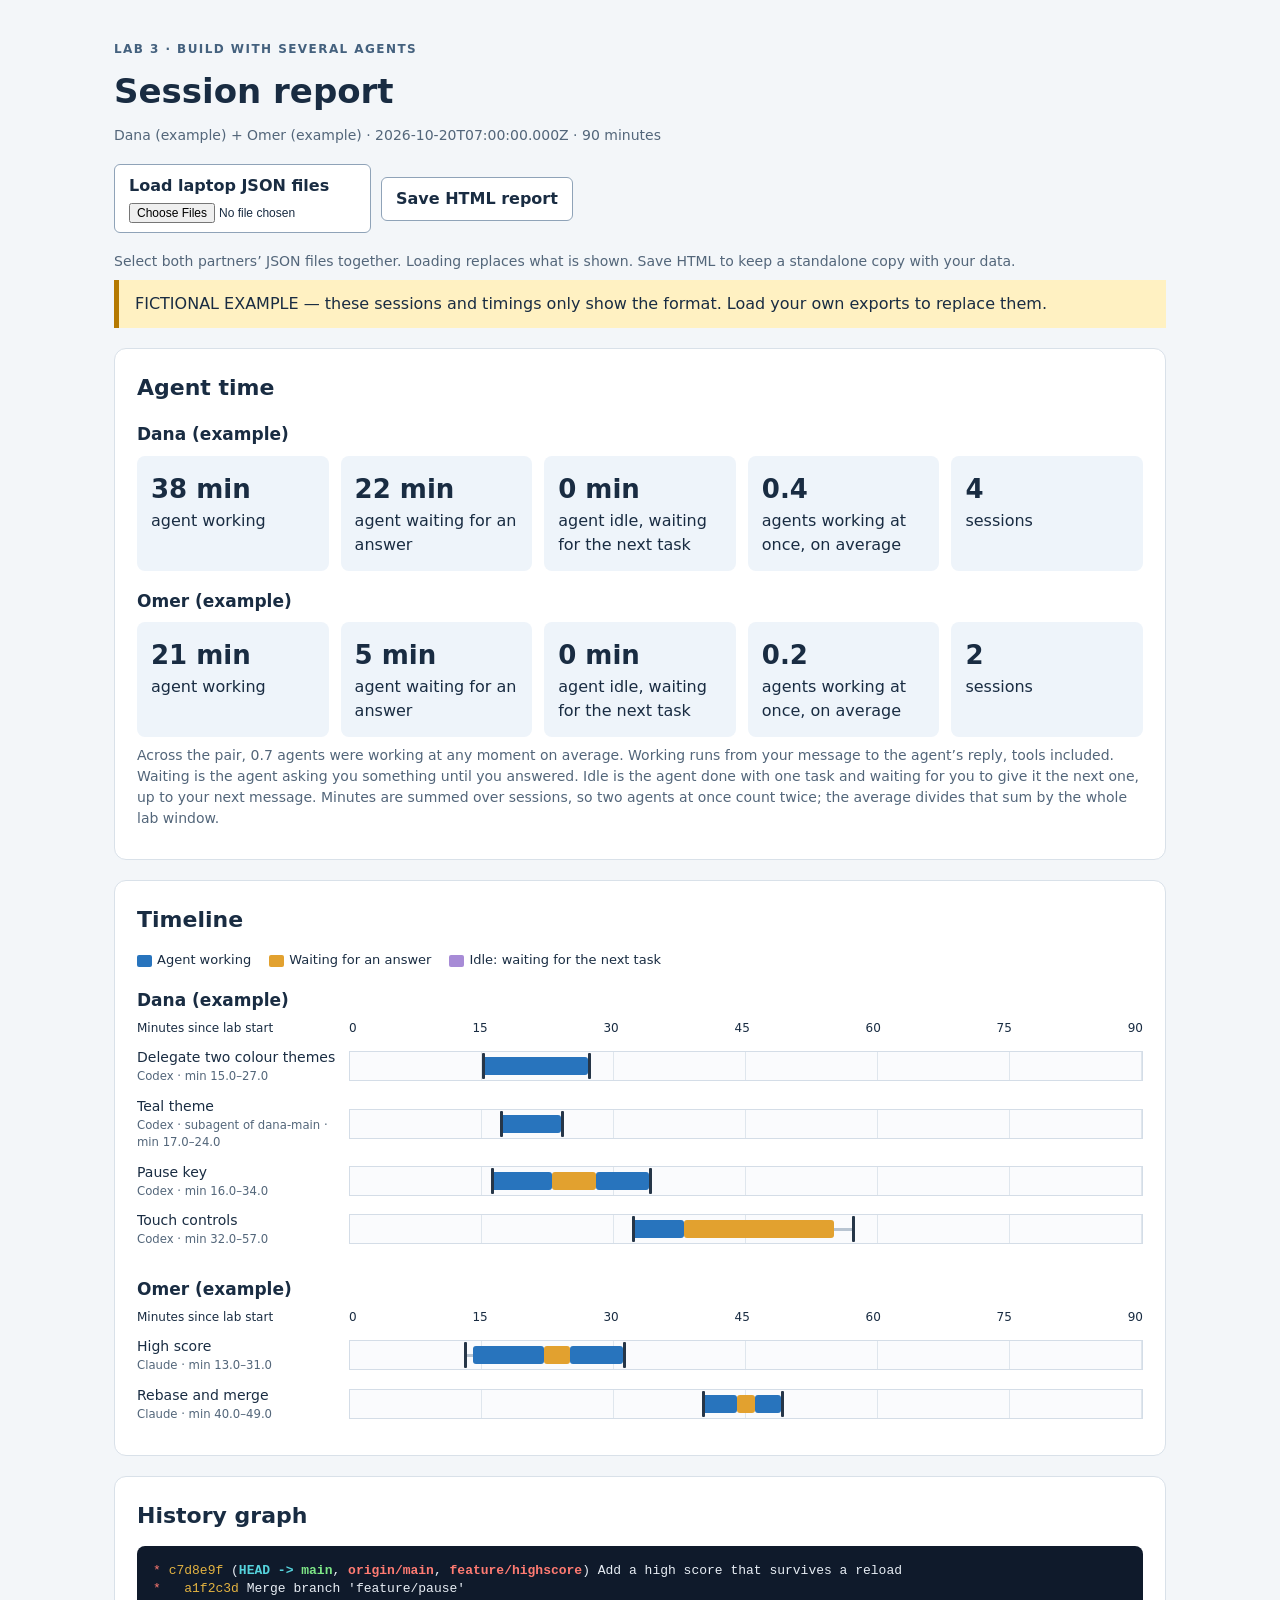
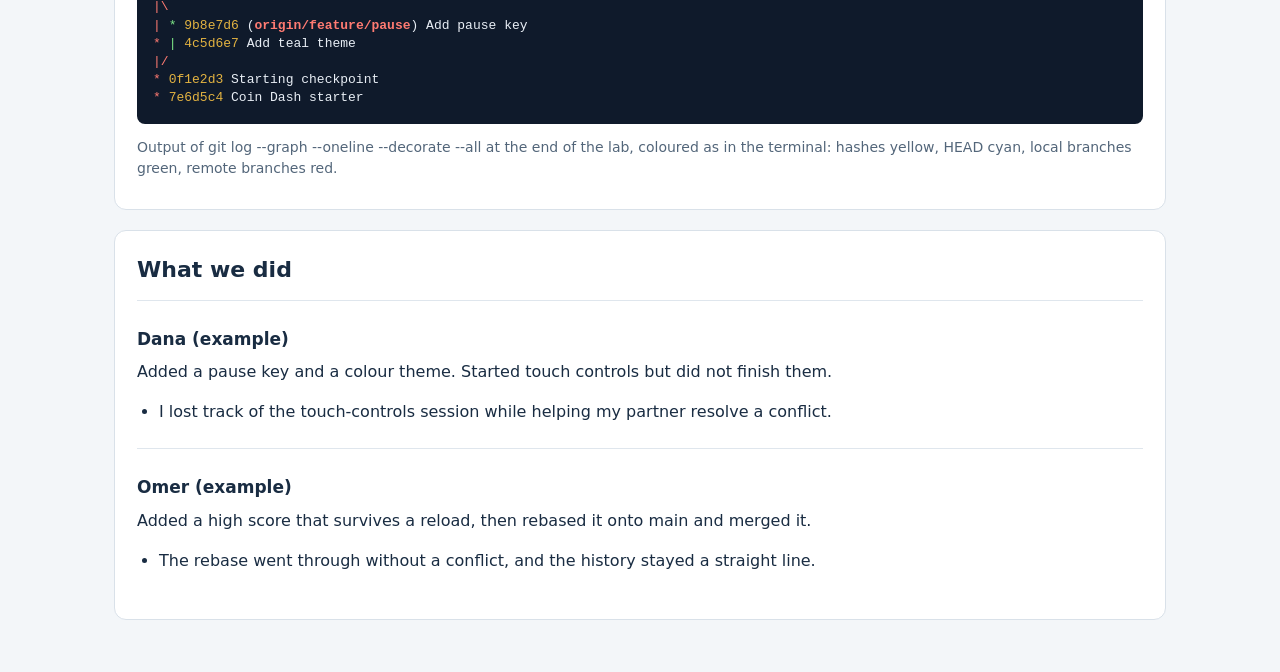
<file: .claude/skills/lab-report/assets/report.html>
<!doctype html>
<html lang="en">
<head>
<meta charset="utf-8"><meta name="viewport" content="width=device-width,initial-scale=1">
<title>Lab 3 — Session report</title>
<style>
:root{font-family:system-ui,sans-serif;color:#192c42;background:#f3f6f9;line-height:1.5}*{box-sizing:border-box}
body{margin:0}main{max-width:1100px;margin:auto;padding:32px 24px}h1{font-size:34px;margin:4px 0}h2{margin:0 0 14px;font-size:22px}h3{margin:18px 0 6px;font-size:17px}p{margin:8px 0}
.eyebrow{letter-spacing:.12em;font-size:12px;font-weight:700;color:#44617e}.muted{color:#53667a;font-size:14px}
section{background:white;border:1px solid #d9e1e9;border-radius:12px;padding:22px;margin:20px 0}
.controls{display:flex;gap:10px;flex-wrap:wrap;align-items:center;margin:18px 0}button,.file-label{font:inherit;font-weight:600;padding:9px 14px;border:1px solid #8fa3b8;background:white;border-radius:6px;color:#192c42;cursor:pointer}.file-label input{display:block;font-size:12px;max-width:270px;margin-top:5px}
.banner{background:#fff1c2;border-left:5px solid #b57900;padding:12px 16px}.error{color:#a2202c;font-weight:600}
.stats{display:grid;grid-template-columns:repeat(auto-fit,minmax(150px,1fr));gap:12px;margin:8px 0 4px}.stat{padding:14px;background:#eef4fa;border-radius:8px}.stat b{display:block;font-size:26px}
.legend{display:flex;gap:18px;flex-wrap:wrap;font-size:13px;margin:12px 0}.key{display:inline-block;width:15px;height:12px;margin-right:5px;vertical-align:middle;border-radius:2px}.working{background:#2874bd}.waiting{background:#e2a12f}.idle{background:#a78bd6}
.scroll{overflow-x:auto}.timeline{min-width:700px}.axis,.row{display:grid;grid-template-columns:200px 1fr;gap:12px}.axis{font-size:12px;margin-bottom:8px}.ticks{display:flex;justify-content:space-between}.row{align-items:center;margin:10px 0}
.label{font-size:14px;overflow-wrap:anywhere}.label small{display:block;color:#53667a}.track{position:relative;height:30px;border:1px solid #d4dde7;background:repeating-linear-gradient(to right,#fafbfd 0%,#fafbfd calc(16.6667% - 1px),#dfe6ed calc(16.6667% - 1px),#dfe6ed 16.6667%)}.interval{position:absolute;top:5px;height:18px;min-width:1px;border-radius:3px}
.span{position:absolute;top:13px;height:3px;background:#b8c4d1;z-index:0}.mark{position:absolute;top:1px;bottom:1px;width:3px;background:#263648;z-index:2;border-radius:1px}.interval{z-index:1}
pre{background:#0f1a2b;color:#e8eef5;padding:16px;border-radius:8px;overflow-x:auto;font-size:13px;line-height:1.4}ul{padding-left:22px}.student{border-top:1px solid #dfe6ed;padding:8px 0}
.c30{color:#8b98a8}.c31{color:#ff7b72}.c32{color:#7ee787}.c33{color:#e3b341}.c34{color:#79c0ff}.c35{color:#d2a8ff}.c36{color:#56d4dd}.c37{color:#e8eef5}.bold{font-weight:700}
@media print{.controls,#error{display:none}body{background:white}main{padding:0;max-width:none}section{break-inside:avoid;padding:12px;margin:12px 0}.scroll{overflow:visible}.timeline{min-width:0}h1{font-size:26px}pre{color:#192c42;background:#f3f6f9}}
</style>
</head>
<body><main>
<header><p class="eyebrow">LAB 3 · BUILD WITH SEVERAL AGENTS</p><h1>Session report</h1><p id="window" class="muted"></p></header>
<div class="controls"><label class="file-label">Load laptop JSON files<input id="files" type="file" accept=".json,application/json" multiple></label><button id="save-html">Save HTML report</button></div>
<p class="muted">Select both partners’ JSON files together. Loading replaces what is shown. Save HTML to keep a standalone copy with your data.</p>
<p id="error" class="error" role="alert"></p><div id="report"></div>
</main>
<script id="report-data" type="application/json">{
  "version": 2,
  "example": true,
  "lab": {
    "start": "2026-10-20T07:00:00Z",
    "end": "2026-10-20T08:30:00Z"
  },
  "laptops": [
    {
      "id": "dana-laptop",
      "student": "Dana (example)",
      "summary": "Added a pause key and a colour theme. Started touch controls but did not finish them.",
      "observations": [
        "I lost track of the touch-controls session while helping my partner resolve a conflict."
      ],
      "notes": "",
      "history": "* c7d8e9f (HEAD -> main, origin/main, feature/highscore) Add a high score that survives a reload\n*   a1f2c3d Merge branch 'feature/pause'\n|\\  \n| * 9b8e7d6 (origin/feature/pause) Add pause key\n* | 4c5d6e7 Add teal theme\n|/  \n* 0f1e2d3 Starting checkpoint\n* 7e6d5c4 Coin Dash starter",
      "sessions": [
        {
          "id": "dana-main",
          "label": "Delegate two colour themes",
          "tool": "Codex",
          "parent": null,
          "intervals": [
            {
              "start": "2026-10-20T07:15:00Z",
              "end": "2026-10-20T07:27:00Z",
              "state": "working"
            }
          ],
          "start": "2026-10-20T07:15:00Z",
          "end": "2026-10-20T07:27:00Z"
        },
        {
          "id": "dana-teal",
          "label": "Teal theme",
          "tool": "Codex",
          "parent": "dana-main",
          "intervals": [
            {
              "start": "2026-10-20T07:17:00Z",
              "end": "2026-10-20T07:24:00Z",
              "state": "working"
            }
          ],
          "start": "2026-10-20T07:17:00Z",
          "end": "2026-10-20T07:24:00Z"
        },
        {
          "id": "dana-pause",
          "label": "Pause key",
          "tool": "Codex",
          "parent": null,
          "intervals": [
            {
              "start": "2026-10-20T07:16:00Z",
              "end": "2026-10-20T07:23:00Z",
              "state": "working"
            },
            {
              "start": "2026-10-20T07:23:00Z",
              "end": "2026-10-20T07:28:00Z",
              "state": "waiting"
            },
            {
              "start": "2026-10-20T07:28:00Z",
              "end": "2026-10-20T07:34:00Z",
              "state": "working"
            }
          ],
          "start": "2026-10-20T07:16:00Z",
          "end": "2026-10-20T07:34:00Z"
        },
        {
          "id": "dana-touch",
          "label": "Touch controls",
          "tool": "Codex",
          "parent": null,
          "intervals": [
            {
              "start": "2026-10-20T07:32:00Z",
              "end": "2026-10-20T07:38:00Z",
              "state": "working"
            },
            {
              "start": "2026-10-20T07:38:00Z",
              "end": "2026-10-20T07:55:00Z",
              "state": "waiting"
            }
          ],
          "start": "2026-10-20T07:32:00Z",
          "end": "2026-10-20T07:57:00Z"
        }
      ]
    },
    {
      "id": "omer-laptop",
      "student": "Omer (example)",
      "summary": "Added a high score that survives a reload, then rebased it onto main and merged it.",
      "observations": [
        "The rebase went through without a conflict, and the history stayed a straight line."
      ],
      "notes": "",
      "history": "* c7d8e9f (HEAD -> main, origin/main, feature/highscore) Add a high score that survives a reload\n*   a1f2c3d Merge branch 'feature/pause'\n|\\  \n| * 9b8e7d6 (origin/feature/pause) Add pause key\n* | 4c5d6e7 Add teal theme\n|/  \n* 0f1e2d3 Starting checkpoint\n* 7e6d5c4 Coin Dash starter",
      "sessions": [
        {
          "id": "omer-highscore",
          "label": "High score",
          "tool": "Claude",
          "parent": null,
          "intervals": [
            {
              "start": "2026-10-20T07:14:00Z",
              "end": "2026-10-20T07:22:00Z",
              "state": "working"
            },
            {
              "start": "2026-10-20T07:22:00Z",
              "end": "2026-10-20T07:25:00Z",
              "state": "waiting"
            },
            {
              "start": "2026-10-20T07:25:00Z",
              "end": "2026-10-20T07:31:00Z",
              "state": "working"
            }
          ],
          "start": "2026-10-20T07:13:00Z",
          "end": "2026-10-20T07:31:00Z"
        },
        {
          "id": "omer-rebase",
          "label": "Rebase and merge",
          "tool": "Claude",
          "parent": null,
          "intervals": [
            {
              "start": "2026-10-20T07:40:00Z",
              "end": "2026-10-20T07:44:00Z",
              "state": "working"
            },
            {
              "start": "2026-10-20T07:44:00Z",
              "end": "2026-10-20T07:46:00Z",
              "state": "waiting"
            },
            {
              "start": "2026-10-20T07:46:00Z",
              "end": "2026-10-20T07:49:00Z",
              "state": "working"
            }
          ],
          "start": "2026-10-20T07:40:00Z",
          "end": "2026-10-20T07:49:00Z"
        }
      ]
    }
  ]
}</script>
<script>
'use strict';
const STATES = ['working', 'waiting'];
const requireValue = (ok, message) => { if (!ok) throw new Error(message); };
const stamp = value => {
  requireValue(typeof value === 'string' && /^\d{4}-\d{2}-\d{2}T.*(?:Z|[+-]\d{2}:\d{2})$/.test(value) && Number.isFinite(Date.parse(value)), 'Every timestamp must be ISO 8601 with a timezone.');
  return Date.parse(value);
};
const text = (value, label) => requireValue(typeof value === 'string' && value.trim(), `${label} is required.`);
const optionalText = (value, label) => requireValue(value === undefined || value === null || typeof value === 'string', `${label} must be text.`);
function validate(data) {
  requireValue(data && data.version === 2 && typeof data.example === 'boolean', 'Expected version:2 and example:true/false.');
  const start = stamp(data.lab?.start), end = stamp(data.lab?.end);
  requireValue(end > start, 'Lab end must be after lab start.');
  requireValue(Array.isArray(data.laptops) && data.laptops.length > 0, 'Include at least one laptop.');
  const laptopIds = new Set(), sessionIds = new Set();
  for (const laptop of data.laptops) {
    for (const key of ['id', 'student', 'summary']) text(laptop[key], `Laptop ${key}`);
    requireValue(!laptopIds.has(laptop.id), `Duplicate laptop: ${laptop.id}`); laptopIds.add(laptop.id);
    requireValue(Array.isArray(laptop.observations) && laptop.observations.every(v => typeof v === 'string'), 'Observations must be a list of strings.');
    optionalText(laptop.notes, 'Notes'); optionalText(laptop.history, 'History');
    requireValue(Array.isArray(laptop.sessions), 'Sessions must be a list.');
    requireValue(laptop.sessions.length > 0 || (laptop.notes && laptop.notes.trim()), 'A laptop with no sessions must say why in notes.');
    for (const session of laptop.sessions) {
      for (const key of ['id', 'label', 'tool']) text(session[key], `Session ${key}`);
      requireValue(!sessionIds.has(session.id), `Duplicate session: ${session.id}`); sessionIds.add(session.id);
      optionalText(session.parent, 'Parent');
      requireValue(Array.isArray(session.intervals), 'Intervals must be a list.');
      const intervals = session.intervals.map(i => {
        const a = stamp(i.start), b = stamp(i.end);
        requireValue(STATES.includes(i.state), `Interval state in ${session.label} must be working or waiting.`);
        requireValue(a >= start && b <= end && b > a, `Interval in ${session.label} is outside the lab window or ends before it starts.`);
        return [a, b];
      }).sort((a, b) => a[0] - b[0]);
      for (let n = 1; n < intervals.length; n++) requireValue(intervals[n][0] >= intervals[n - 1][1], `Overlapping intervals in ${session.label}.`);
      const [first, last] = span(session);
      requireValue(first !== null && last !== null, `Session ${session.label} needs start and end, or at least one interval.`);
      // An interrupted session may contain only its first message, with no measured time.
      requireValue(first >= start && last <= end && (last > first || (last === first && intervals.length === 0)), `Start and end of ${session.label} must lie inside the lab window, in order.`);
      requireValue(intervals.every(([a, b]) => a >= first && b <= last), `Intervals of ${session.label} fall outside its start and end.`);
    }
  }
  return data;
}
// A session's first message and last reply: the declared start/end, else the edge of its intervals.
function span(session) {
  const starts = session.intervals.map(i => stamp(i.start)), ends = session.intervals.map(i => stamp(i.end));
  const first = session.start ? stamp(session.start) : (starts.length ? Math.min(...starts) : null);
  const last = session.end ? stamp(session.end) : (ends.length ? Math.max(...ends) : null);
  return [first, last];
}
function combine(reports) {
  reports.forEach(validate);
  const first = reports[0];
  for (const r of reports) requireValue(stamp(r.lab.start) === stamp(first.lab.start) && stamp(r.lab.end) === stamp(first.lab.end), 'Both laptops must use the same lab start and end.');
  requireValue(reports.every(r => r.example === first.example), 'Do not combine the fictional example with collected data.');
  return validate({ version: 2, example: first.example, lab: first.lab, laptops: reports.flatMap(r => r.laptops) });
}
// Idle: the agent had replied and no new task had come yet, i.e. the gaps between a session's intervals.
function idleGaps(session) {
  const sorted = session.intervals.map(i => [stamp(i.start), stamp(i.end)]).sort((a, b) => a[0] - b[0]);
  return sorted.slice(1).map((cur, n) => [sorted[n][1], cur[0]]).filter(([a, b]) => b > a);
}
function totals(sessions) {
  const out = { working: 0, waiting: 0, idle: 0 };
  sessions.forEach(s => s.intervals.forEach(i => out[i.state] += (stamp(i.end) - stamp(i.start)) / 60000));
  sessions.forEach(s => idleGaps(s).forEach(([a, b]) => out.idle += (b - a) / 60000));
  return out;
}
// Average number of agents working at any moment: working minutes over the lab window.
function utilization(sessions, duration) { return (totals(sessions).working / (duration / 60000)).toFixed(1); }
function el(tag, content, className) { const node = document.createElement(tag); if (content !== undefined) node.textContent = content; if (className) node.className = className; return node; }
function section(root, title) { const s = el('section'); s.append(el('h2', title)); root.append(s); return s; }
function stat(parent, value, label) { const s = el('div', undefined, 'stat'); s.append(el('b', value), el('span', label)); parent.append(s); }
function render(data) {
  const root = document.getElementById('report'); root.replaceChildren();
  const start = stamp(data.lab.start), duration = stamp(data.lab.end) - start;
  const minute = t => ((stamp(t) - start) / 60000).toFixed(1);
  document.getElementById('window').textContent = `${data.laptops.map(l => l.student).join(' + ')} · ${new Date(start).toISOString()} · ${Math.round(duration / 60000)} minutes`;
  if (data.example) root.append(el('p', 'FICTIONAL EXAMPLE — these sessions and timings only show the format. Load your own exports to replace them.', 'banner'));

  const glance = section(root, 'Agent time');
  for (const laptop of data.laptops) {
    const sum = totals(laptop.sessions);
    glance.append(el('h3', laptop.student));
    const stats = el('div', undefined, 'stats'); glance.append(stats);
    stat(stats, `${sum.working.toFixed(0)} min`, 'agent working');
    stat(stats, `${sum.waiting.toFixed(0)} min`, 'agent waiting for an answer');
    stat(stats, `${sum.idle.toFixed(0)} min`, 'agent idle, waiting for the next task');
    stat(stats, utilization(laptop.sessions, duration), 'agents working at once, on average');
    stat(stats, String(laptop.sessions.length), 'sessions');
  }
  const pair = utilization(data.laptops.flatMap(l => l.sessions), duration);
  glance.append(el('p', `Across ${data.laptops.length === 1 ? 'this laptop' : 'the pair'}, ${pair} agents were working at any moment on average. Working runs from your message to the agent’s reply, tools included. Waiting is the agent asking you something until you answered. Idle is the agent done with one task and waiting for you to give it the next one, up to your next message. Minutes are summed over sessions, so two agents at once count twice; the average divides that sum by the whole lab window.`, 'muted'));

  const timeline = section(root, 'Timeline'), legend = el('div', undefined, 'legend'); timeline.append(legend);
  for (const [state, label] of [['working', 'Agent working'], ['waiting', 'Waiting for an answer'], ['idle', 'Idle: waiting for the next task']]) { const item = el('span'); item.append(el('i', undefined, `key ${state}`), document.createTextNode(label)); legend.append(item); }
  for (const laptop of data.laptops) {
    timeline.append(el('h3', laptop.student));
    const scroll = el('div', undefined, 'scroll'), chart = el('div', undefined, 'timeline'), axis = el('div', undefined, 'axis'), ticks = el('div', undefined, 'ticks');
    axis.append(el('span', 'Minutes since lab start'), ticks); for (let n = 0; n <= 6; n++) ticks.append(el('span', String(Math.round(duration / 60000 * n / 6)))); chart.append(axis); scroll.append(chart); timeline.append(scroll);
    if (!laptop.sessions.length) chart.append(el('p', 'No sessions recorded; see the notes below.'));
    for (const s of laptop.sessions) {
      const row = el('div', undefined, 'row'), label = el('div', s.label, 'label'), track = el('div', undefined, 'track');
      const [first, last] = span(s), at = t => ((t - start) / duration * 100), min = t => ((t - start) / 60000).toFixed(1);
      label.append(el('small', `${s.parent ? `${s.tool} · subagent of ${s.parent}` : s.tool} · min ${min(first)}–${min(last)}`)); row.append(label, track); chart.append(row);
      const line = el('div', undefined, 'span'); line.style.left = at(first) + '%'; line.style.width = (at(last) - at(first)) + '%'; track.append(line);
      for (const [t, what] of [[first, 'first message'], [last, 'last recorded message']]) {
        const mark = el('div', undefined, 'mark'); mark.style.left = `min(${at(t)}%, calc(100% - 3px))`; mark.title = `${s.label}: ${what}, minute ${min(t)}`; mark.setAttribute('aria-label', mark.title); track.append(mark);
      }
      for (const [a, b] of idleGaps(s)) {
        const bar = el('div', undefined, 'interval idle');
        bar.style.left = ((a - start) / duration * 100) + '%'; bar.style.width = ((b - a) / duration * 100) + '%';
        bar.title = `${s.label}: idle, minute ${((a - start) / 60000).toFixed(1)}–${((b - start) / 60000).toFixed(1)}`; bar.setAttribute('aria-label', bar.title); track.append(bar);
      }
      for (const i of s.intervals) {
        const bar = el('div', undefined, `interval ${i.state}`);
        bar.style.left = ((stamp(i.start) - start) / duration * 100) + '%'; bar.style.width = ((stamp(i.end) - stamp(i.start)) / duration * 100) + '%';
        bar.title = `${s.label}: ${i.state}, minute ${minute(i.start)}–${minute(i.end)}`; bar.setAttribute('aria-label', bar.title); track.append(bar);
      }
    }
  }

  const commits = section(root, 'History graph');
  const histories = data.laptops.filter(l => l.history && l.history.trim());
  const distinct = [...new Set(histories.map(l => l.history.trim()))];
  if (!histories.length) commits.append(el('p', 'No history graph recorded.'));
  else if (distinct.length === 1) commits.append(tree(distinct[0]));
  else for (const l of histories) commits.append(el('h3', `As seen from ${l.student}’s clone`), tree(l.history.trim()));
  commits.append(el('p', 'Output of git log --graph --oneline --decorate --all at the end of the lab, coloured as in the terminal: hashes yellow, HEAD cyan, local branches green, remote branches red.', 'muted'));

  const story = section(root, 'What we did');
  for (const l of data.laptops) {
    const block = el('div', undefined, 'student'); block.append(el('h3', l.student), el('p', l.summary));
    if (l.observations.length) { const ul = el('ul'); l.observations.forEach(t => ul.append(el('li', t))); block.append(ul); }
    if (l.notes && l.notes.trim()) block.append(el('p', `Notes: ${l.notes}`, 'muted'));
    story.append(block);
  }
}
// The history graph, coloured. Terminal escape codes (git log --color=always) are honoured;
// plain output is coloured the way git colours it: graph lanes cycling, hash yellow,
// HEAD cyan, local branches green, remote branches red, tags yellow.
const LANES = ['c31', 'c32', 'c33', 'c34', 'c35', 'c36'];
function tree(source) {
  const pre = el('pre');
  const piece = (t, cls) => { const s = el('span', t, cls); pre.append(s); };
  if (/\x1b\[/.test(source)) {
    let cls = '';
    for (const part of source.split(/(\x1b\[[0-9;]*m)/)) {
      const code = part.match(/^\x1b\[([0-9;]*)m$/);
      if (!code) { if (part) piece(part, cls || undefined); continue; }
      for (const n of (code[1] || '0').split(';')) {
        if (n === '0' || n === '' || n === '39') cls = '';
        else if (n === '1') cls = (cls + ' bold').trim();
        else if (/^3[0-7]$/.test(n)) cls = 'c' + n;
        else if (/^9[0-7]$/.test(n)) cls = 'c3' + n[1];
      }
    }
    return pre;
  }
  source.split('\n').forEach((line, index) => {
    if (index) pre.append(document.createTextNode('\n'));
    const m = line.match(/^([ *|\/\\_.-]*?)([0-9a-f]{7,40})( \((.*?)\))?(.*)$/);
    const graph = m ? m[1] : line;
    [...graph].forEach((ch, col) => piece(ch, ch === ' ' ? undefined : LANES[Math.floor(col / 2) % LANES.length]));
    if (!m) return;
    piece(m[2], 'c33');
    if (m[3]) {
      piece(' (');
      m[4].split(', ').forEach((ref, i) => {
        if (i) piece(', ');
        if (ref.startsWith('HEAD -> ')) { piece('HEAD -> ', 'c36 bold'); piece(ref.slice(8), 'c32 bold'); }
        else if (ref.startsWith('tag: ')) piece(ref, 'c33 bold');
        else if (ref.includes('/')) piece(ref, 'c31 bold');
        else piece(ref, 'c32 bold');
      });
      piece(')');
    }
    piece(m[5]);
  });
  return pre;
}
function download(name, content, type) { const url = URL.createObjectURL(new Blob([content], { type })), a = el('a'); a.href = url; a.download = name; a.click(); setTimeout(() => URL.revokeObjectURL(url), 1000); }
let current;
try { current = validate(JSON.parse(document.getElementById('report-data').textContent)); render(current); } catch (error) { document.getElementById('error').textContent = error.message; }
document.getElementById('files').addEventListener('change', async event => {
  if (!event.target.files.length) return;
  try { const parsed = await Promise.all([...event.target.files].map(async f => JSON.parse(await f.text()))); current = combine(parsed); render(current); document.getElementById('error').textContent = ''; }
  catch (error) { document.getElementById('error').textContent = error.message; }
  event.target.value = '';
});
document.getElementById('save-html').onclick = () => {
  if (!current) return;
  const copy = document.documentElement.cloneNode(true);
  copy.querySelector('#report-data').textContent = JSON.stringify(current).replace(/</g, '\\u003c');
  copy.querySelector('#report').replaceChildren(); copy.querySelector('#error').textContent = ''; copy.querySelector('#window').textContent = '';
  download('lab03-report.html', '<!doctype html>\n' + copy.outerHTML, 'text/html');
};
</script>
</body></html>
</file>
<file: style.css>
* { box-sizing: border-box; }
body { margin: 0; background: #0a1120; color: #e5edf7; font: 17px/1.5 system-ui, sans-serif; }
main { max-width: 850px; margin: 30px auto; padding: 0 20px; }
header > p:first-child { color: #71e8ce; font-size: 12px; letter-spacing: .15em; }
h1 { margin: 0; font-size: 40px; }
#game { border: 1px solid #34445e; border-radius: 12px; overflow: hidden; }
canvas { display: block; }
body.light { background: #f6f8fb; color: #132036; }
body.light header > p:first-child { color: #0f8a74; }
body.light #game { border-color: #c3cddb; }
</file>
